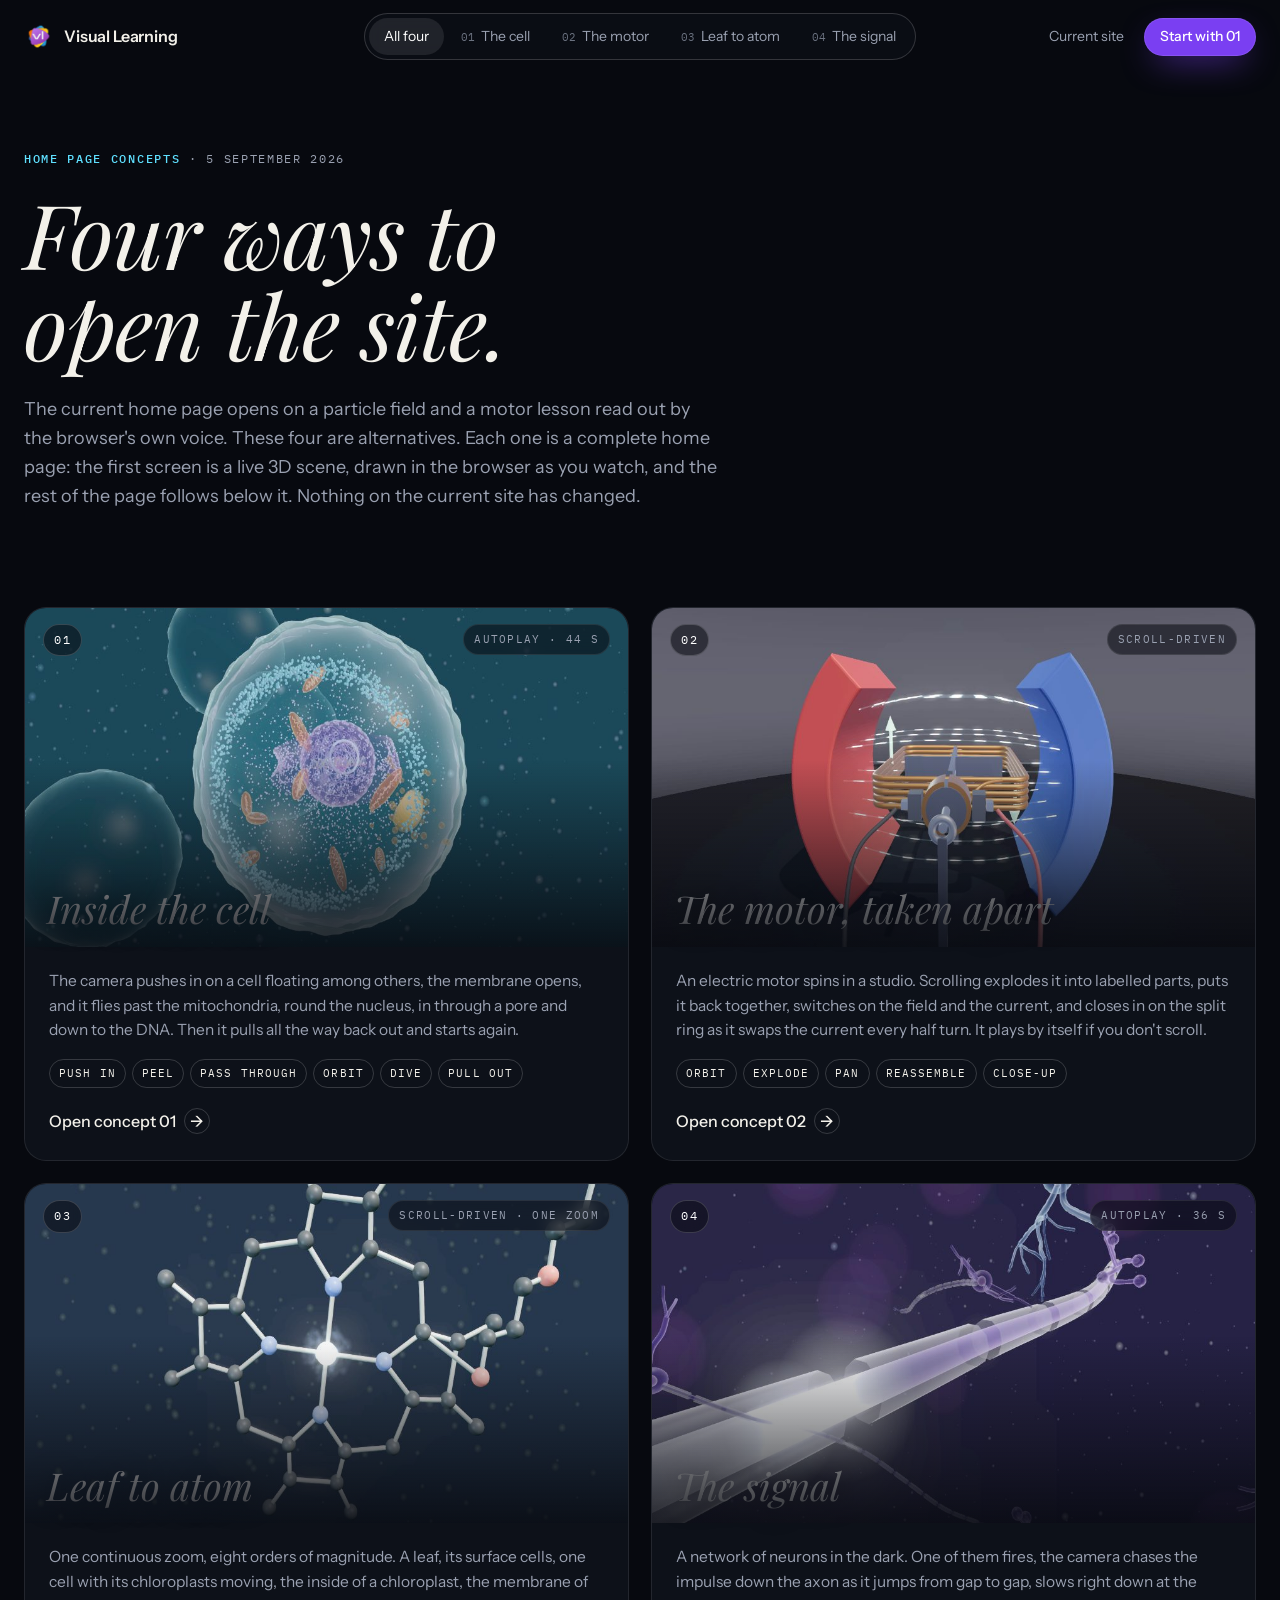
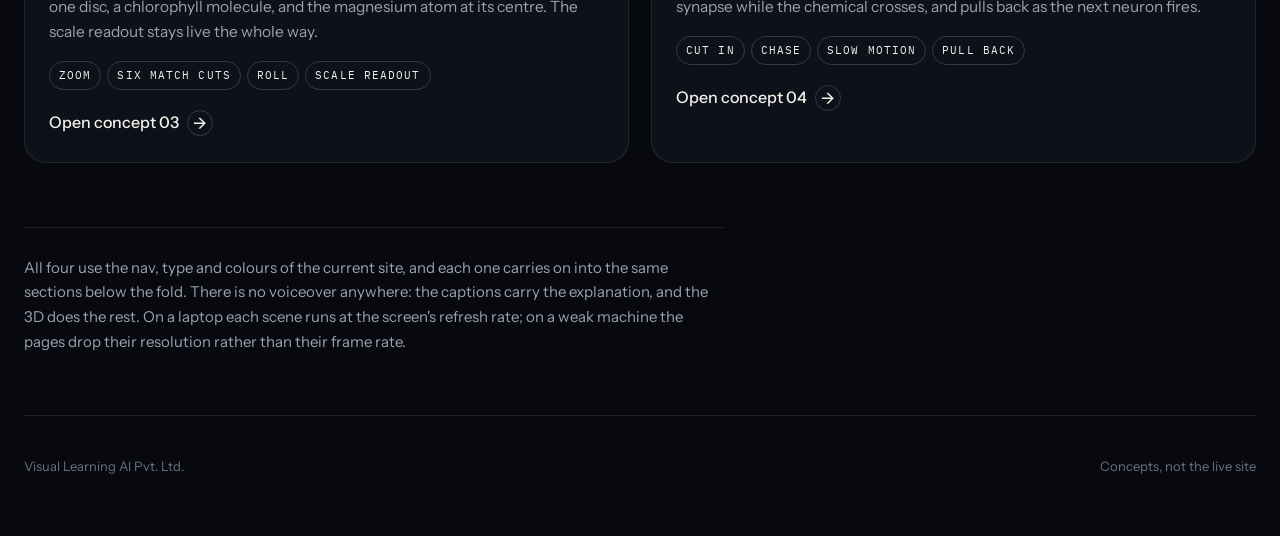
<file: hero-concepts/index.html>
<!doctype html>
<html lang="en">
<head>
<meta charset="utf-8">
<meta name="viewport" content="width=device-width,initial-scale=1">
<title>Visual Learning — Four home page concepts</title>
<link rel="preconnect" href="https://fonts.googleapis.com">
<link rel="preconnect" href="https://fonts.gstatic.com" crossorigin>
<link rel="stylesheet" href="https://fonts.googleapis.com/css2?family=Playfair+Display:ital,wght@0,400;0,500;1,400;1,500&family=Instrument+Sans:ital,wght@0,400;0,500;0,600;1,400&family=IBM+Plex+Mono:wght@400;500&display=swap">
<link rel="stylesheet" href="shared.css">
<style>
.top{padding:150px 0 40px}
.top h1{font-size:clamp(44px,7vw,96px);max-width:14ch}
.top .lede{margin-top:26px}
.grid{display:grid;grid-template-columns:repeat(2,1fr);gap:22px;margin:56px 0 0}
.concept{display:block;border:1px solid var(--line);border-radius:22px;overflow:hidden;background:var(--ink2);transition:transform .35s cubic-bezier(.2,.7,.2,1),border-color .35s,box-shadow .35s}
.concept:hover{transform:translateY(-4px);border-color:rgba(255,255,255,.28);box-shadow:0 30px 60px -30px rgba(0,0,0,.9)}
.concept .thumb{position:relative;aspect-ratio:16/9;background:#0b1220 center/cover no-repeat}
.concept .thumb::after{content:"";position:absolute;inset:0;background:linear-gradient(to top,rgba(7,9,15,.85),transparent 55%)}
.concept .thumb .n{position:absolute;left:18px;top:16px;font-family:var(--mono);font-size:12px;letter-spacing:.14em;color:#fff;background:rgba(7,9,15,.55);border:1px solid var(--line2);padding:6px 10px;border-radius:999px;backdrop-filter:blur(8px)}
.concept .thumb .mode{position:absolute;right:18px;top:16px;font-family:var(--mono);font-size:11px;letter-spacing:.12em;text-transform:uppercase;color:var(--mute);background:rgba(7,9,15,.55);border:1px solid var(--line);padding:6px 10px;border-radius:999px;backdrop-filter:blur(8px)}
.concept .thumb h2{position:absolute;left:22px;bottom:18px;right:22px;font-family:var(--serif);font-style:italic;font-size:clamp(28px,3vw,40px);line-height:1.05;color:#fff;text-shadow:0 2px 24px rgba(0,0,0,.7)}
.concept .body{padding:22px 24px 26px}
.concept .body p{margin:0;color:var(--mute);font-size:15.5px;line-height:1.6}
.concept .moves{margin:16px 0 0;display:flex;flex-wrap:wrap;gap:6px}
.concept .moves span{font-family:var(--mono);font-size:11px;letter-spacing:.1em;text-transform:uppercase;color:var(--paper);border:1px solid var(--line2);border-radius:999px;padding:5px 9px}
.concept .open{margin-top:20px;display:inline-flex;align-items:center;gap:8px;font-weight:500;color:var(--paper)}
.concept .open i{width:26px;height:26px;border-radius:50%;border:1px solid var(--line2);display:inline-grid;place-items:center;font-style:normal;transition:background .25s}
.concept:hover .open i{background:var(--violet)}
.note{margin:64px 0 0;border-top:1px solid var(--line);padding-top:28px;color:var(--mute);font-size:15px;max-width:70ch;line-height:1.65}
@media(max-width:900px){.grid{grid-template-columns:1fr}.top{padding-top:120px}}
</style>
</head>
<body data-concept="0">

<nav class="nav" id="nav">
  <div class="wrap">
    <a class="brand" href="./"><img src="logo.png" alt="" width="30"> Visual Learning</a>
    <div class="pill">
      <a href="./" data-c="0">All four</a>
      <a href="cell/" data-c="1"><small>01</small>The cell</a>
      <a href="motor/" data-c="2"><small>02</small>The motor</a>
      <a href="scale/" data-c="3"><small>03</small>Leaf to atom</a>
      <a href="signal/" data-c="4"><small>04</small>The signal</a>
    </div>
    <div class="nav-r">
      <a class="login" href="https://visuallearning-concept.vercel.app/" target="_blank" rel="noopener">Current site</a>
      <a class="btn btn-primary btn-sm" href="cell/">Start with 01</a>
    </div>
  </div>
</nav>

<div class="wrap top">
  <p class="eyebrow"><b>Home page concepts</b> · 5 September 2026</p>
  <h1 class="display" style="margin-top:18px">Four ways to open the site.</h1>
  <p class="lede">The current home page opens on a particle field and a motor lesson read out by the browser's own voice. These four are alternatives. Each one is a complete home page: the first screen is a live 3D scene, drawn in the browser as you watch, and the rest of the page follows below it. Nothing on the current site has changed.</p>
</div>

<div class="wrap">
  <div class="grid">
    <a class="concept" href="cell/">
      <div class="thumb" style="background-image:url(thumbs/cell.jpg)"><span class="n">01</span><span class="mode">Autoplay · 44 s</span><h2>Inside the cell</h2></div>
      <div class="body">
        <p>The camera pushes in on a cell floating among others, the membrane opens, and it flies past the mitochondria, round the nucleus, in through a pore and down to the DNA. Then it pulls all the way back out and starts again.</p>
        <div class="moves"><span>push in</span><span>peel</span><span>pass through</span><span>orbit</span><span>dive</span><span>pull out</span></div>
        <span class="open">Open concept 01 <i>→</i></span>
      </div>
    </a>
    <a class="concept" href="motor/">
      <div class="thumb" style="background-image:url(thumbs/motor.jpg)"><span class="n">02</span><span class="mode">Scroll-driven</span><h2>The motor, taken apart</h2></div>
      <div class="body">
        <p>An electric motor spins in a studio. Scrolling explodes it into labelled parts, puts it back together, switches on the field and the current, and closes in on the split ring as it swaps the current every half turn. It plays by itself if you don't scroll.</p>
        <div class="moves"><span>orbit</span><span>explode</span><span>pan</span><span>reassemble</span><span>close-up</span></div>
        <span class="open">Open concept 02 <i>→</i></span>
      </div>
    </a>
    <a class="concept" href="scale/">
      <div class="thumb" style="background-image:url(thumbs/scale.jpg)"><span class="n">03</span><span class="mode">Scroll-driven · one zoom</span><h2>Leaf to atom</h2></div>
      <div class="body">
        <p>One continuous zoom, eight orders of magnitude. A leaf, its surface cells, one cell with its chloroplasts moving, the inside of a chloroplast, the membrane of one disc, a chlorophyll molecule, and the magnesium atom at its centre. The scale readout stays live the whole way.</p>
        <div class="moves"><span>zoom</span><span>six match cuts</span><span>roll</span><span>scale readout</span></div>
        <span class="open">Open concept 03 <i>→</i></span>
      </div>
    </a>
    <a class="concept" href="signal/">
      <div class="thumb" style="background-image:url(thumbs/signal.jpg)"><span class="n">04</span><span class="mode">Autoplay · 36 s</span><h2>The signal</h2></div>
      <div class="body">
        <p>A network of neurons in the dark. One of them fires, the camera chases the impulse down the axon as it jumps from gap to gap, slows right down at the synapse while the chemical crosses, and pulls back as the next neuron fires.</p>
        <div class="moves"><span>cut in</span><span>chase</span><span>slow motion</span><span>pull back</span></div>
        <span class="open">Open concept 04 <i>→</i></span>
      </div>
    </a>
  </div>
  <p class="note">All four use the nav, type and colours of the current site, and each one carries on into the same sections below the fold. There is no voiceover anywhere: the captions carry the explanation, and the 3D does the rest. On a laptop each scene runs at the screen's refresh rate; on a weak machine the pages drop their resolution rather than their frame rate.</p>
  <div class="foot" style="margin-top:60px"><span>Visual Learning AI Pvt. Ltd.</span><span>Concepts, not the live site</span></div>
</div>

<script src="shared.js"></script>
<script>VL.nav();</script>
</body>
</html>
</file>
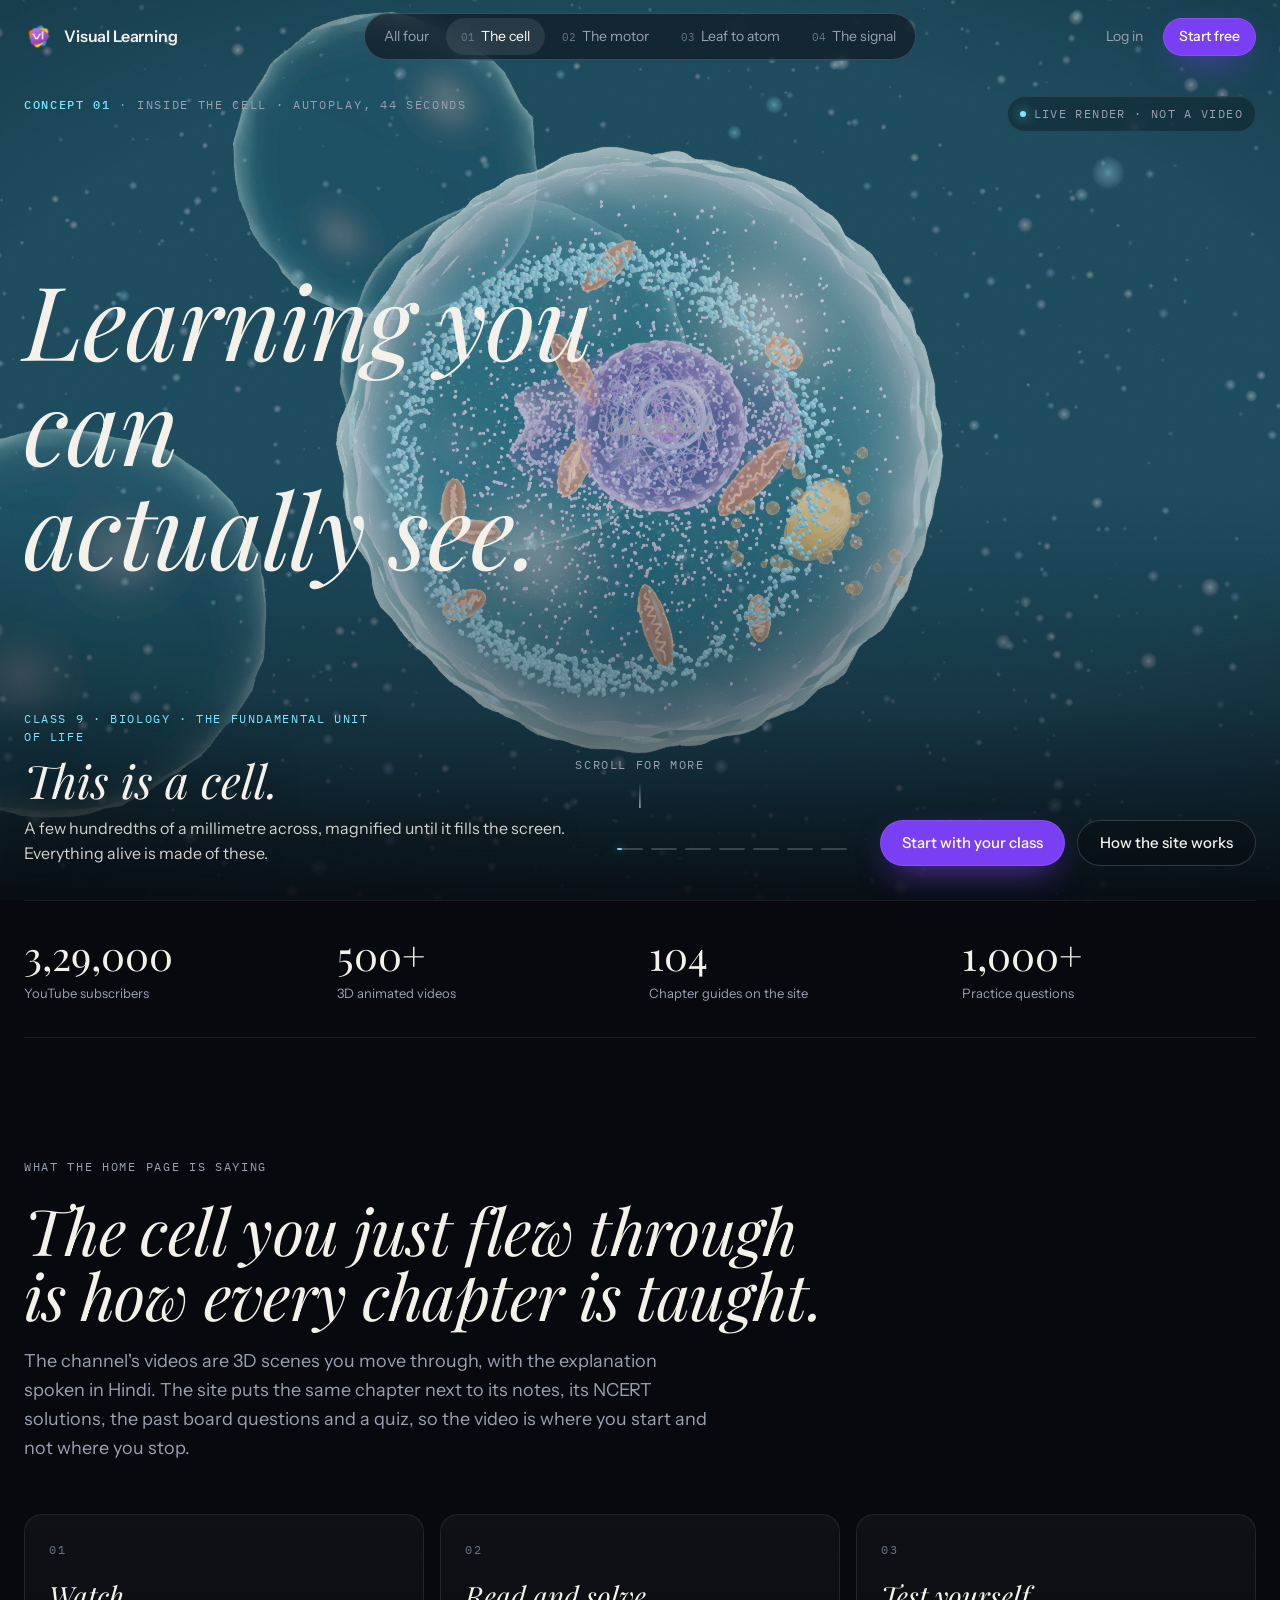
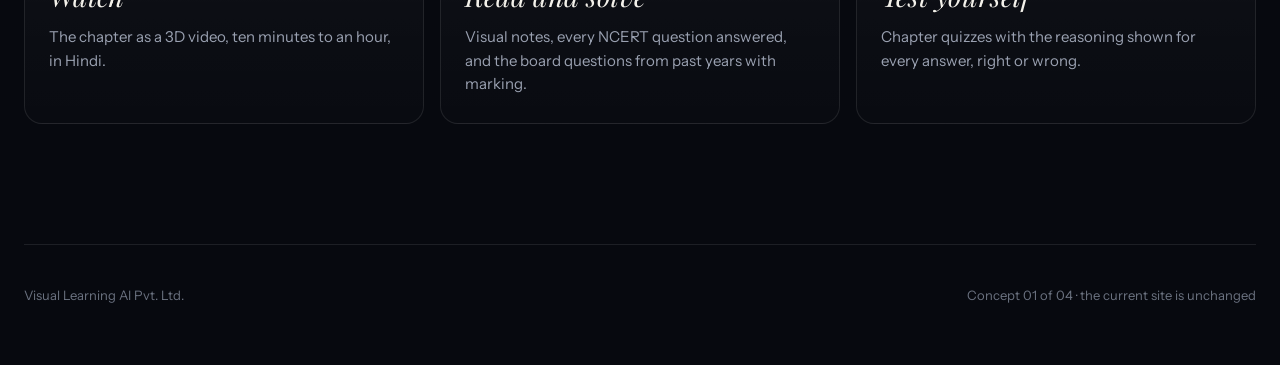
<file: hero-concepts/cell/index.html>
<!doctype html>
<html lang="en">
<head>
<meta charset="utf-8">
<meta name="viewport" content="width=device-width,initial-scale=1">
<title>Visual Learning — Inside the cell</title>
<link rel="preconnect" href="https://fonts.googleapis.com">
<link rel="preconnect" href="https://fonts.gstatic.com" crossorigin>
<link rel="stylesheet" href="https://fonts.googleapis.com/css2?family=Playfair+Display:ital,wght@0,400;0,500;1,400;1,500&family=Instrument+Sans:ital,wght@0,400;0,500;0,600;1,400&family=IBM+Plex+Mono:wght@400;500&display=swap">
<link rel="stylesheet" href="../shared.css">
<style>:root{--accent:#7ce8ff}</style>
</head>
<body data-concept="1">

<nav class="nav" id="nav">
  <div class="wrap">
    <a class="brand" href="../"><img src="../logo.png" alt="" width="30"> Visual Learning</a>
    <div class="pill">
      <a href="../" data-c="0">All four</a>
      <a href="../cell/" data-c="1"><small>01</small>The cell</a>
      <a href="../motor/" data-c="2"><small>02</small>The motor</a>
      <a href="../scale/" data-c="3"><small>03</small>Leaf to atom</a>
      <a href="../signal/" data-c="4"><small>04</small>The signal</a>
    </div>
    <div class="nav-r">
      <a class="login" href="https://www.visuallearning.in/" target="_blank" rel="noopener">Log in</a>
      <a class="btn btn-primary btn-sm" href="https://www.visuallearning.in/auth/signup" target="_blank" rel="noopener">Start free</a>
    </div>
  </div>
</nav>

<section class="hero" id="top">
  <canvas class="gl" id="gl" aria-label="A journey into a living cell, drawn live"></canvas>
  <div class="vignette"></div>
  <div class="grain"></div>
  <div class="ui">
    <div class="wrap ui-top">
      <p class="eyebrow"><b>Concept 01</b> · Inside the cell · autoplay, 44 seconds</p>
      <div class="tag"><i></i> Live render · not a video</div>
    </div>
    <div class="wrap ui-mid"><h1 class="hero-h1 display" id="h1">Learning you can<br>actually see.</h1></div>
    <div class="wrap ui-bottom">
      <div class="beats" id="beats"></div>
      <div class="dots" id="dots"></div>
      <div class="ctas">
        <a class="btn btn-primary" href="https://www.visuallearning.in/auth/signup" target="_blank" rel="noopener">Start with your class</a>
        <a class="btn btn-ghost" href="#more">How the site works</a>
      </div>
    </div>
  </div>
  <div class="cue show" id="cue"><span>Scroll for more</span><i></i></div>
  <div class="nogl" id="nogl"><p>This page draws a living cell in 3D in your browser. Your browser has turned off WebGL, so the still version is on the main site.</p></div>
</section>

<div class="after" id="more">
  <div class="wrap">
    <div class="stats">
      <div class="stat"><div class="n">3,29,000</div><div class="l">YouTube subscribers</div></div>
      <div class="stat"><div class="n">500+</div><div class="l">3D animated videos</div></div>
      <div class="stat"><div class="n">104</div><div class="l">Chapter guides on the site</div></div>
      <div class="stat"><div class="n">1,000+</div><div class="l">Practice questions</div></div>
    </div>
  </div>
  <section class="sec">
    <div class="wrap">
      <div class="sec-head">
        <p class="eyebrow">What the home page is saying</p>
        <h2 class="display">The cell you just flew through is how every chapter is taught.</h2>
        <p class="lede">The channel's videos are 3D scenes you move through, with the explanation spoken in Hindi. The site puts the same chapter next to its notes, its NCERT solutions, the past board questions and a quiz, so the video is where you start and not where you stop.</p>
      </div>
      <div class="cards">
        <div class="card"><div class="num">01</div><h3>Watch</h3><p>The chapter as a 3D video, ten minutes to an hour, in Hindi.</p></div>
        <div class="card"><div class="num">02</div><h3>Read and solve</h3><p>Visual notes, every NCERT question answered, and the board questions from past years with marking.</p></div>
        <div class="card"><div class="num">03</div><h3>Test yourself</h3><p>Chapter quizzes with the reasoning shown for every answer, right or wrong.</p></div>
      </div>
    </div>
  </section>
  <div class="wrap foot"><span>Visual Learning AI Pvt. Ltd.</span><span>Concept 01 of 04 · the current site is unchanged</span></div>
</div>

<script src="../lib/three.min.js"></script>
<script src="../lib/CopyShader.js"></script>
<script src="../lib/LuminosityHighPassShader.js"></script>
<script src="../lib/FXAAShader.js"></script>
<script src="../lib/GammaCorrectionShader.js"></script>
<script src="../lib/EffectComposer.js"></script>
<script src="../lib/RenderPass.js"></script>
<script src="../lib/ShaderPass.js"></script>
<script src="../lib/MaskPass.js"></script>
<script src="../lib/UnrealBloomPass.js"></script>
<script src="../shared.js"></script>
<script>
(() => {
  VL.nav();
  const canvas = document.getElementById('gl');
  const api = VL.setup(canvas, { bg: 0x03111a, fog: { color: 0x03111a, density: 0.012 }, bloom: { strength: 0.55, radius: 0.45, threshold: 0.8 }, near: 0.02, far: 300, exposure: 1.0, dpr: 1.5 });
  if (!api) { document.getElementById('nogl').classList.add('show'); return; }
  const { scene, camera } = api;
  const V3 = (x, y, z) => new THREE.Vector3(x, y, z);
  const rnd = VL.rng(11);
  const mats = [];

  /* ---- layout ---- */
  const R = 10, C = V3(0, 0, 0);
  const N = V3(1.2, 0.4, -0.8), RN = 3.0;
  const O = V3(-0.55, 0.28, 0.8).normalize();           // where the membrane opens
  const P = V3(-0.3, 0.45, 0.84).normalize();           // the nuclear pore we dive through
  const perp = V3(-O.z, 0, O.x).normalize();
  const M1 = O.clone().multiplyScalar(6.4).addScaledVector(perp, 1.1);  // the mitochondrion we orbit
  const GPOS = V3(4.6, -1.6, 4.4);                       // Golgi
  const D = N.clone().addScaledVector(P, 0.6);           // DNA
  const A = V3(-P.z, 0, P.x).normalize();                // DNA axis
  const arr = v => [v.x, v.y, v.z];
  const along = (dir, k, off = [0, 0, 0]) => arr(dir.clone().multiplyScalar(k).add(V3(off[0], off[1], off[2])));

  /* ---- lights ---- */
  scene.add(new THREE.HemisphereLight(0x5fe0ff, 0x1a0a2a, 0.5));
  const key = new THREE.PointLight(0x9fe8ff, 1.1, 90); key.position.set(14, 16, 18); scene.add(key);
  const fill = new THREE.PointLight(0xff6ad5, 0.6, 90); fill.position.set(-16, -8, 10); scene.add(fill);
  const lamp = new THREE.PointLight(0xbff4ff, 0.45, 9); scene.add(lamp);

  /* ---- the fluid outside ---- */
  const outer = VL.points(2600, (i, c) => {
    const r = 13 + rnd() * 60, th = rnd() * Math.PI * 2, ph = Math.acos(rnd() * 2 - 1);
    c.setHSL(0.52 + rnd() * 0.1, 0.7, 0.55 + rnd() * 0.3);
    return [r * Math.sin(ph) * Math.cos(th), r * Math.sin(ph) * Math.sin(th), r * Math.cos(ph), 0.5 + rnd() * 1.8];
  }, { size: 0.9, opacity: 0.3, drift: 0.7, scale: 260, maxSize: 34 });
  scene.add(outer);
  const bgMat = VL.glassMat({ color: 0x0b3a48, rim: 0x3fb8d8, alpha: 0.06, rimPow: 3.0, wobble: 0.3, wobbleFreq: 0.35 });
  mats.push(bgMat);
  for (let i = 0; i < 8; i++) {
    const r = 5 + rnd() * 9; let pos;
    do { const d = 30 + rnd() * 42, th = rnd() * Math.PI * 2, ph = Math.acos(rnd() * 2 - 1); pos = V3(d * Math.sin(ph) * Math.cos(th), d * Math.sin(ph) * Math.sin(th), d * Math.cos(ph)); }
    while (pos.clone().normalize().dot(O) > 0.75);
    const m = new THREE.Mesh(new THREE.SphereGeometry(r, 40, 28), bgMat); m.position.copy(pos); m.renderOrder = -5; scene.add(m);
  }

  /* ---- membrane, two layers, with an opening ---- */
  const memMat = VL.glassMat({ color: 0x0f5f6e, rim: 0x86f0ff, alpha: 0.16, rimPow: 2.2, wobble: 0.28, wobbleFreq: 0.45, openEdge: 0.80, lightB: 0xff5fc8 });
  memMat.u.uOpenDir.value.copy(O);
  const membrane = new THREE.Mesh(new THREE.SphereGeometry(R, 128, 96), memMat); membrane.renderOrder = -1; scene.add(membrane);
  const memMat2 = VL.glassMat({ color: 0x0a3f4c, rim: 0xff8ae0, alpha: 0.08, rimPow: 3.0, wobble: 0.28, wobbleFreq: 0.45, openEdge: 0.80 });
  memMat2.u.uOpenDir.value.copy(O);
  const membrane2 = new THREE.Mesh(new THREE.SphereGeometry(R - 0.45, 96, 72), memMat2); membrane2.renderOrder = -2; scene.add(membrane2);
  mats.push(memMat, memMat2);
  {
    const g = new THREE.SphereGeometry(0.075, 8, 6);
    const m = new THREE.MeshStandardMaterial({ color: 0x4fb3cf, emissive: 0x0e4a5c, emissiveIntensity: 0.5, roughness: 0.55 });
    const inst = new THREE.InstancedMesh(g, m, 1500); const M = new THREE.Matrix4(); const v = new THREE.Vector3();
    let k = 0;
    while (k < 1500) {
      v.set(rnd() * 2 - 1, rnd() * 2 - 1, rnd() * 2 - 1).normalize();
      const d = v.dot(O); if (d < 0.765 || d > 0.83) continue;
      v.multiplyScalar(k % 2 ? R + 0.02 : R - 0.42); M.makeTranslation(v.x, v.y, v.z); inst.setMatrixAt(k, M); k++;
    }
    scene.add(inst);
  }

  /* ---- cytoplasm ---- */
  const cyto = VL.points(1700, (i, c) => {
    const r = Math.cbrt(rnd()) * (R - 0.8), th = rnd() * Math.PI * 2, ph = Math.acos(rnd() * 2 - 1);
    c.setHSL(0.5 + rnd() * 0.12, 0.6, 0.7);
    return [r * Math.sin(ph) * Math.cos(th), r * Math.sin(ph) * Math.sin(th), r * Math.cos(ph), 0.3 + rnd() * 0.9];
  }, { size: 0.42, opacity: 0.32, drift: 0.25, scale: 240, maxSize: 28 });
  scene.add(cyto);

  /* ---- mitochondria ---- */
  const ell = new THREE.SphereGeometry(1, 48, 32);
  const mitoMat = VL.glassMat({ color: 0x7a2a12, rim: 0xffa25c, alpha: 0.32, rimPow: 2.0, wobble: 0.05, wobbleFreq: 2.0, emissive: 0x200602, shade: 1.0, lightB: 0xffb070 });
  const cristaMat = new THREE.MeshStandardMaterial({ color: 0xffb070, emissive: 0xff7a2a, emissiveIntensity: 0.8, roughness: 0.5 });
  mats.push(mitoMat);
  const mitos = [];
  function mito(pos, len, rot, still) {
    const g = new THREE.Group(); g.position.copy(pos); g.rotation.set(rot[0], rot[1], rot[2]);
    const body = new THREE.Mesh(ell, mitoMat); body.scale.set(len, 0.42, 0.42); body.renderOrder = 5; g.add(body);
    const pts = []; const n = 16;
    for (let i = 0; i <= n; i++) { const x = -len * 0.82 + (i / n) * len * 1.64; const y = (i % 2 ? 1 : -1) * 0.25 * (1 - Math.pow(x / (len * 0.92), 2)); pts.push(V3(x, y, (rnd() - 0.5) * 0.14)); }
    g.add(new THREE.Mesh(VL.tube(pts, 0.032, 140, 6, false, 0.6), cristaMat));
    scene.add(g); mitos.push({ g, spin: still ? 0.03 : (rnd() - 0.5) * 0.25, bob: rnd() * Math.PI * 2, still });
  }
  mito(M1, 1.25, [0.2, 0.9, 0.15], true);
  for (let i = 0; i < 9; i++) {
    let p; do { const r = 3 + rnd() * 5.5, th = rnd() * Math.PI * 2, ph = Math.acos(rnd() * 2 - 1); p = V3(r * Math.sin(ph) * Math.cos(th), r * Math.sin(ph) * Math.sin(th), r * Math.cos(ph)); }
    while (p.distanceTo(N) < RN + 1.6 || p.distanceTo(M1) < 3 || p.distanceTo(GPOS) < 2.6);
    mito(p, 0.9 + rnd() * 0.6, [rnd() * 3, rnd() * 3, rnd() * 3], false);
  }

  /* ---- endoplasmic reticulum + ribosomes ---- */
  const erMat = VL.glassMat({ color: 0x3b1f7a, rim: 0xb894ff, alpha: 0.2, rimPow: 2.2, wobble: 0.05, wobbleFreq: 1.2 });
  mats.push(erMat);
  const erFns = [];
  function erSheet(r0, phase, h, span) {
    const f = (u, v, out) => { const th = phase + u * span; const r = r0 + 0.35 * Math.sin(u * 7.5 + v * 4); const y = (v - 0.5) * h + 0.28 * Math.sin(u * 9.0); out.set(N.x + r * Math.cos(th), N.y + y, N.z + r * Math.sin(th)); };
    erFns.push(f);
    const m = new THREE.Mesh(new THREE.ParametricGeometry(f, 90, 14), erMat); m.renderOrder = 4; scene.add(m);
  }
  erSheet(4.4, 0.2, 2.2, 3.4); erSheet(5.1, 2.6, 1.8, 3.0); erSheet(4.7, 4.4, 2.6, 2.6);
  {
    const g = new THREE.SphereGeometry(0.06, 6, 5);
    const m = new THREE.MeshStandardMaterial({ color: 0xc9b6ff, emissive: 0x6a48c8, emissiveIntensity: 0.4, roughness: 0.6 });
    const inst = new THREE.InstancedMesh(g, m, 2400); const M = new THREE.Matrix4(); const v = new THREE.Vector3();
    for (let i = 0; i < 2400; i++) {
      if (i < 900) { erFns[i % 3](rnd(), rnd(), v); v.x += (rnd() - 0.5) * 0.1; v.y += (rnd() - 0.5) * 0.1; }
      else { do { const r = 2 + rnd() * 6.8, th = rnd() * Math.PI * 2, ph = Math.acos(rnd() * 2 - 1); v.set(r * Math.sin(ph) * Math.cos(th), r * Math.sin(ph) * Math.sin(th), r * Math.cos(ph)); } while (v.distanceTo(N) < RN + 0.4); }
      M.makeTranslation(v.x, v.y, v.z); inst.setMatrixAt(i, M);
    }
    scene.add(inst);
  }

  /* ---- Golgi + vesicles ---- */
  const golgiMat = VL.glassMat({ color: 0x7a4a10, rim: 0xd9a860, alpha: 0.26, rimPow: 2.2, emissive: 0x1a0d00, lightB: 0xffb070 });
  mats.push(golgiMat);
  const golgi = new THREE.Group(); golgi.position.copy(GPOS); golgi.rotation.set(0.4, 0.6, 0.2);
  for (let i = 0; i < 6; i++) { const d = new THREE.Mesh(ell, golgiMat); d.scale.set(1.6 - i * 0.1, 0.085, 1.0 - i * 0.05); d.position.y = i * 0.27 - 0.7; d.rotation.x = (i - 2.5) * 0.05; d.renderOrder = 5; golgi.add(d); }
  scene.add(golgi);
  const vesMat = VL.glassMat({ color: 0x7a4a10, rim: 0xe0b878, alpha: 0.25, rimPow: 2.5, lightB: 0xffb070 });
  mats.push(vesMat);
  const vesicles = [];
  for (let i = 0; i < 40; i++) {
    const s = 0.1 + rnd() * 0.16; const m = new THREE.Mesh(ell, vesMat); m.scale.setScalar(s); m.renderOrder = 5;
    const dir = V3(rnd() - 0.5, rnd() - 0.5, rnd() - 0.5).normalize(); const ph = rnd() * 6; scene.add(m); vesicles.push({ m, dir, ph, speed: 0.08 + rnd() * 0.1 });
  }

  /* ---- nucleus ---- */
  const nucMat = VL.glassMat({ color: 0x2a1560, rim: 0xc39bff, alpha: 0.3, rimPow: 2.4, wobble: 0.08, wobbleFreq: 0.9, openEdge: 0.86, lightB: 0x5fe0ff });
  nucMat.u.uOpenDir.value.copy(P);
  const nucleus = new THREE.Mesh(new THREE.SphereGeometry(RN, 96, 72), nucMat); nucleus.position.copy(N); nucleus.renderOrder = 6; scene.add(nucleus);
  mats.push(nucMat);
  {
    const g = new THREE.TorusGeometry(0.14, 0.04, 8, 16);
    const m = new THREE.MeshStandardMaterial({ color: 0xa88fe0, emissive: 0x5a3ab0, emissiveIntensity: 0.25, roughness: 0.6 });
    const pts = VL.fib(190, RN).filter(p => p.clone().normalize().dot(P) < 0.84);
    const inst = new THREE.InstancedMesh(g, m, pts.length); const M = new THREE.Matrix4(); const q = new THREE.Quaternion(); const up = V3(0, 0, 1); const one = V3(1, 1, 1);
    pts.forEach((p, i) => { q.setFromUnitVectors(up, p.clone().normalize()); M.compose(p.clone().add(N), q, one); inst.setMatrixAt(i, M); });
    scene.add(inst);
    const big = new THREE.Mesh(new THREE.TorusGeometry(1.05, 0.09, 12, 48), new THREE.MeshStandardMaterial({ color: 0xb9a3ee, emissive: 0x7a4fd6, emissiveIntensity: 0.4, roughness: 0.5 }));
    big.position.copy(N).addScaledVector(P, RN); big.quaternion.setFromUnitVectors(up, P); scene.add(big);
  }
  const nucleolus = new THREE.Mesh(ell, VL.glassMat({ color: 0x6a2aa0, rim: 0xd985c8, alpha: 0.5, rimPow: 1.8, emissive: 0x2a0a40, glow: 0.08 }));
  nucleolus.scale.setScalar(0.62); nucleolus.position.copy(N).add(V3(0.7, -0.5, -0.9)); scene.add(nucleolus); mats.push(nucleolus.material);
  const chromMat = new THREE.MeshStandardMaterial({ color: 0xb98cff, emissive: 0x7a3ff2, emissiveIntensity: 0.3, roughness: 0.5 });
  const Dn = D.clone().sub(N);
  for (let k = 0; k < 7; k++) {
    const pts = []; for (let i = 0; i < 14; i++) { let p; do { p = V3(rnd() * 2 - 1, rnd() * 2 - 1, rnd() * 2 - 1).multiplyScalar(2.3); } while (p.length() > 2.4 || p.distanceTo(Dn) < 1.9 || p.clone().normalize().dot(P) > 0.6); pts.push(p.add(N)); }
    scene.add(new THREE.Mesh(VL.tube(pts, 0.022, 300, 6, false, 0.7), chromMat));
  }

  /* ---- DNA ---- */
  const dna = new THREE.Group(); dna.position.copy(D); dna.quaternion.setFromUnitVectors(V3(0, 1, 0), A); scene.add(dna);
  {
    const helix = ph => { const pts = []; for (let i = 0; i <= 240; i++) { const y = -2.2 + (i / 240) * 4.4; const a = ph + y * Math.PI * 2; pts.push(V3(0.3 * Math.cos(a), y, 0.3 * Math.sin(a))); } return pts; };
    const sA = new THREE.MeshStandardMaterial({ color: 0xffc46b, emissive: 0xff8a2a, emissiveIntensity: 0.3, roughness: 0.35, metalness: 0.15 });
    const sB = new THREE.MeshStandardMaterial({ color: 0xff8f7a, emissive: 0xff3d5a, emissiveIntensity: 0.3, roughness: 0.35, metalness: 0.15 });
    dna.add(new THREE.Mesh(VL.tube(helix(0), 0.045, 480, 8, false, 0.5), sA));
    dna.add(new THREE.Mesh(VL.tube(helix(Math.PI), 0.045, 480, 8, false, 0.5), sB));
    const g = new THREE.CylinderGeometry(0.02, 0.02, 0.29, 6, 1); g.translate(0, 0.145, 0);
    const m = new THREE.MeshStandardMaterial({ color: 0xffffff, emissive: 0xffffff, emissiveIntensity: 0.15, roughness: 0.5 });
    const inst = new THREE.InstancedMesh(g, m, 88); const M = new THREE.Matrix4(); const q = new THREE.Quaternion(); const one = V3(1, 1, 1); const col = new THREE.Color();
    const pairs = [[0x5fe0ff, 0x3f7cff], [0x6dff9a, 0xffc46b]];
    for (let i = 0; i < 44; i++) {
      const y = -2.15 + i * 0.1; const a = y * Math.PI * 2; const c = V3(0, y, 0); const pa = V3(0.3 * Math.cos(a), y, 0.3 * Math.sin(a)); const pb = V3(-0.3 * Math.cos(a), y, -0.3 * Math.sin(a));
      const pr = pairs[Math.floor(rnd() * 2)]; const flip = rnd() < 0.5;
      [[pa, pr[flip ? 1 : 0]], [pb, pr[flip ? 0 : 1]]].forEach(([p, cc], j) => { q.setFromUnitVectors(V3(0, 1, 0), p.clone().sub(c).normalize()); M.compose(c, q, one); inst.setMatrixAt(i * 2 + j, M); inst.setColorAt(i * 2 + j, col.set(cc)); });
    }
    dna.add(inst);
  }

  /* ---- camera script ---- */
  const nucA = Math.atan2(P.x, P.z);
  const keys = [
    { t: 0, pos: along(O, 46, [7, 3, 0]), look: arr(C), fov: 40 },
    { t: 5.5, pos: along(O, 23, [2, 1.2, 0]), look: along(O, 3), fov: 42 },
    { t: 9, pos: along(O, 12.4), look: along(O, 7), fov: 50 },
    { t: 11.5, pos: along(O, 9.3), look: arr(M1), fov: 58, ease: 'sine' },
    { t: 14.5, orbit: { c: arr(M1), r: 2.6, a: 0.4, y: 0.9 }, look: arr(M1), fov: 50 },
    { t: 19.5, orbit: { c: arr(M1), r: 2.2, a: 2.3, y: 0.4 }, look: arr(M1), fov: 50, ease: 'sine' },
    { t: 23, pos: [0.5, 1.5, 7.6], look: [3.0, -0.8, 3.5], fov: 52 },
    { t: 26.5, orbit: { c: arr(N), r: 6.4, a: nucA + 1.5, y: 1.8 }, look: arr(N), fov: 48 },
    { t: 30.5, orbit: { c: arr(N), r: 5.2, a: nucA, y: 1.6 }, look: arr(N), fov: 46, ease: 'sine' },
    { t: 33.5, pos: arr(N.clone().addScaledVector(P, 3.35)), look: arr(D), fov: 52 },
    { t: 36, orbit: { c: arr(D), r: 1.16, a: nucA, y: 0.58 }, look: arr(D), fov: 50 },
    { t: 40, orbit: { c: arr(D), r: 1.5, a: nucA + 1.5, y: 0.7 }, look: arr(D), fov: 46, ease: 'sine' },
    { t: 43.5, pos: along(O, 46, [7, 3, 0]), look: arr(C), fov: 40, ease: 'in' },
  ];
  const T = 43.5;
  const director = new VL.Director(keys);

  const beats = [
    { t: 0, kicker: 'Class 9 · Biology · The fundamental unit of life', title: 'This is a cell.', body: 'A few hundredths of a millimetre across, magnified until it fills the screen. Everything alive is made of these.' },
    { t: 6, kicker: 'The cell membrane', title: 'The membrane opens.', body: 'A double layer of lipid molecules, with the water-loving heads facing out. Everything the cell takes in passes through here.' },
    { t: 11, kicker: 'Mitochondria', title: 'Inside: the mitochondria.', body: 'This is where glucose is broken down to release energy, which is why a muscle cell has so many of them.' },
    { t: 21, kicker: 'Endoplasmic reticulum · Golgi apparatus', title: 'The reticulum, and the Golgi.', body: 'The reticulum makes proteins and lipids. The Golgi packs them into vesicles and sends them where they are needed.' },
    { t: 26, kicker: 'The nucleus', title: 'The nucleus.', body: 'Its membrane has pores. Instructions go out through them, and the DNA itself stays inside.' },
    { t: 34, kicker: 'DNA', title: 'And in it, the DNA.', body: 'Two strands wound around each other, with the whole set of instructions for building this cell, and every other cell in the body.' },
    { t: 40.5, kicker: 'Visual Learning', title: 'Every chapter is made like this.', body: 'Class 9 to 12, Physics, Chemistry and Biology, in 3D and in Hindi, on YouTube and on this site.' },
  ];
  const caps = VL.captions(document.getElementById('beats'), beats);
  let t = 0;
  const dotsUI = VL.dots(document.getElementById('dots'), beats, T, v => { t = v; });
  const h1 = document.getElementById('h1');
  const cam = { pos: new THREE.Vector3(), look: new THREE.Vector3(), fov: 50 };
  const tmp = new THREE.Vector3();

  const ticker = VL.loop((dt, now) => {
    t = (t + dt) % T;
    director.at(t, cam);
    camera.position.copy(cam.pos); camera.lookAt(cam.look); camera.fov = cam.fov; camera.updateProjectionMatrix();
    VL.mouseStep(dt); const amp = 0.02 * cam.pos.distanceTo(cam.look); camera.translateX(VL.mouse.x * amp); camera.translateY(VL.mouse.y * amp * 0.6);
    lamp.position.copy(camera.position);
    const open1 = VL.smooth(6.5, 9.5, t) * (1 - VL.smooth(42.3, 42.9, t));
    memMat.u.uOpen.value = memMat2.u.uOpen.value = open1;
    nucMat.u.uOpen.value = VL.smooth(30.5, 33.2, t) * (1 - VL.smooth(41.5, 42.0, t));
    const dC = camera.position.distanceTo(C), dN = camera.position.distanceTo(N);
    scene.fog.density = dN < RN ? 0.05 : dC < R ? 0.04 : 0.012;
    mats.forEach(m => m.u.uTime.value = now);
    outer.u.uTime.value = cyto.u.uTime.value = now;
    mitos.forEach(m => { m.g.rotation.y += m.spin * dt; m.g.rotation.x += m.spin * 0.4 * dt; if (!m.still) m.g.position.y += Math.sin(now * 0.5 + m.bob) * 0.0012; });
    vesicles.forEach(v => { const k = (now * v.speed + v.ph) % 3; tmp.copy(GPOS).addScaledVector(v.dir, 1.2 + k * 0.8); tmp.y += Math.sin(now + v.ph) * 0.1; v.m.position.copy(tmp); v.m.material.u.uGlow.value = 0.04; });
    dna.rotation.y += dt * 0.35;
    nucleolus.material.u.uGlow.value = 0.08 + 0.05 * Math.sin(now * 1.3);
    caps.update(t); dotsUI.update(t);
    h1.classList.toggle('show', t < 5.5 || t > 40.5);
    api.render();
  }, api);

  window.__vl = { seek: v => { t = v; ticker.tick(0); }, tick: dt => ticker.tick(dt), get t() { return t; }, api };
})();
</script>
</body>
</html>
</file>
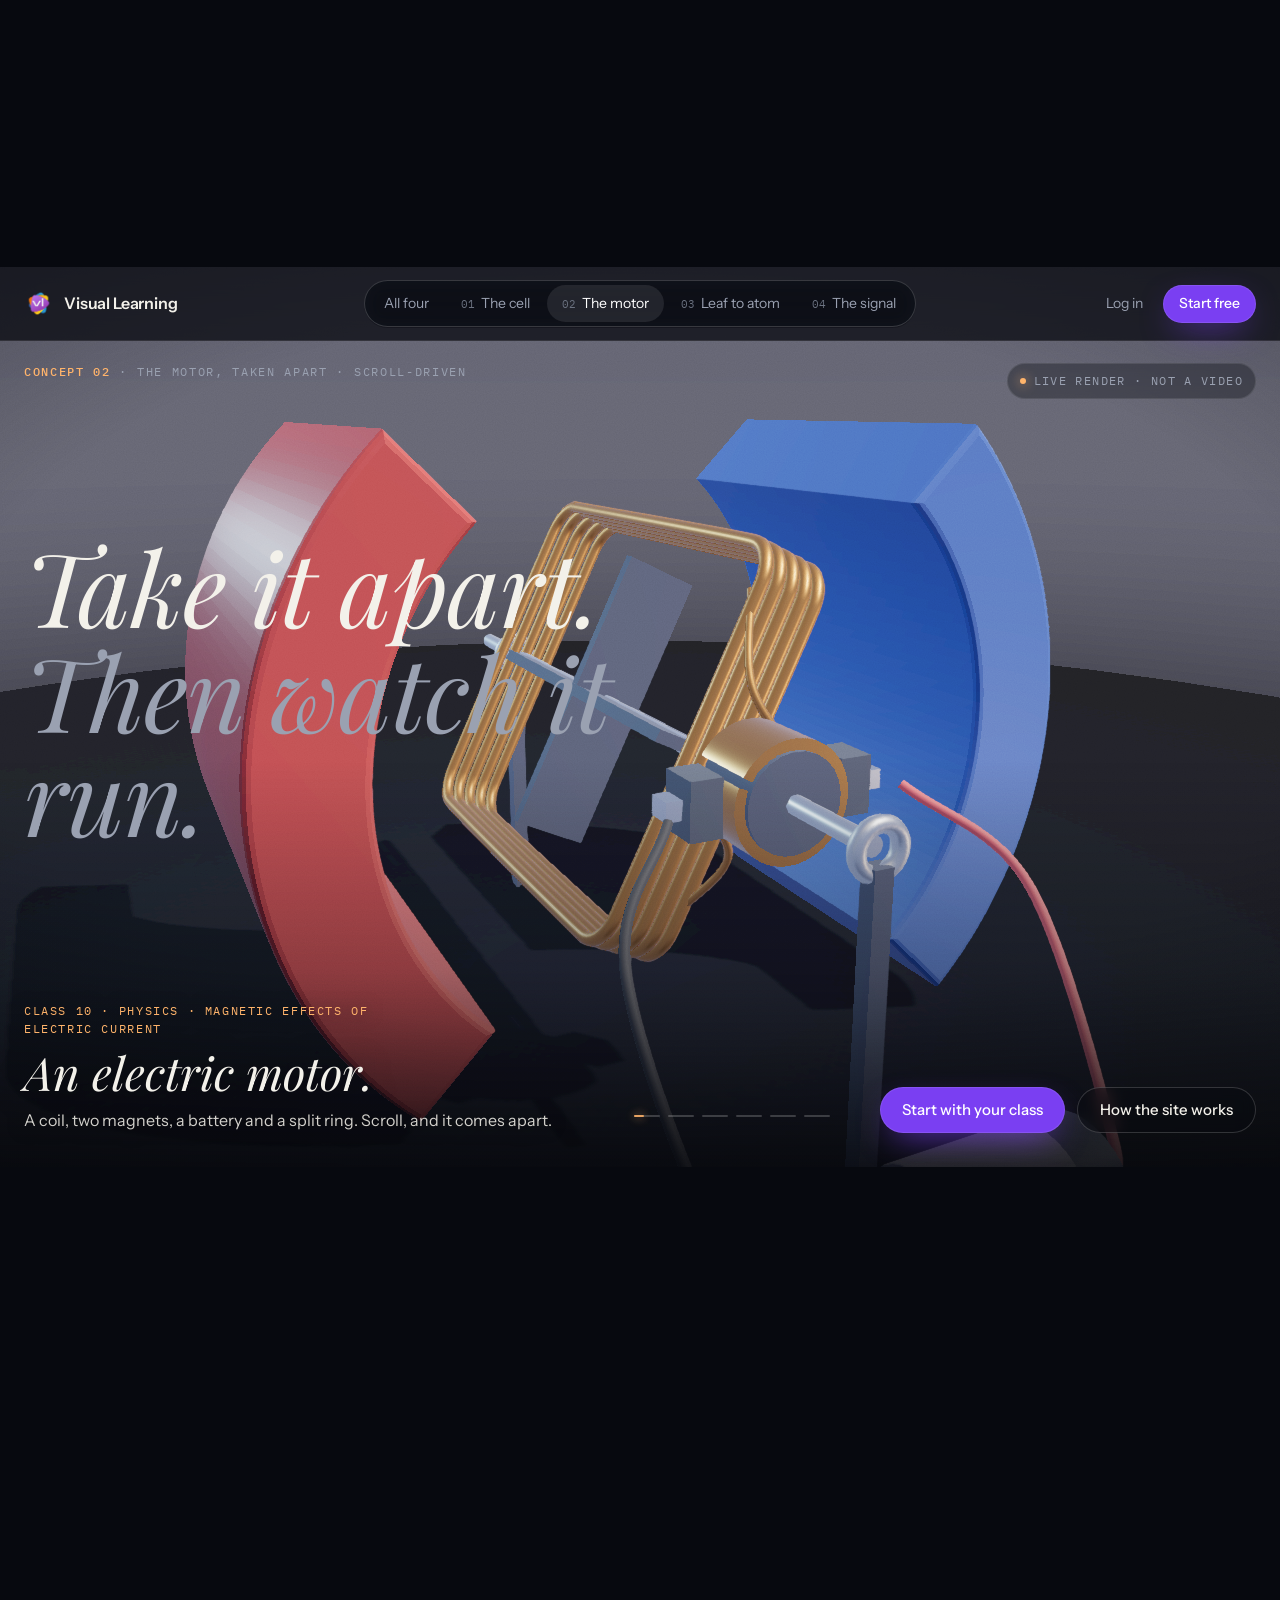
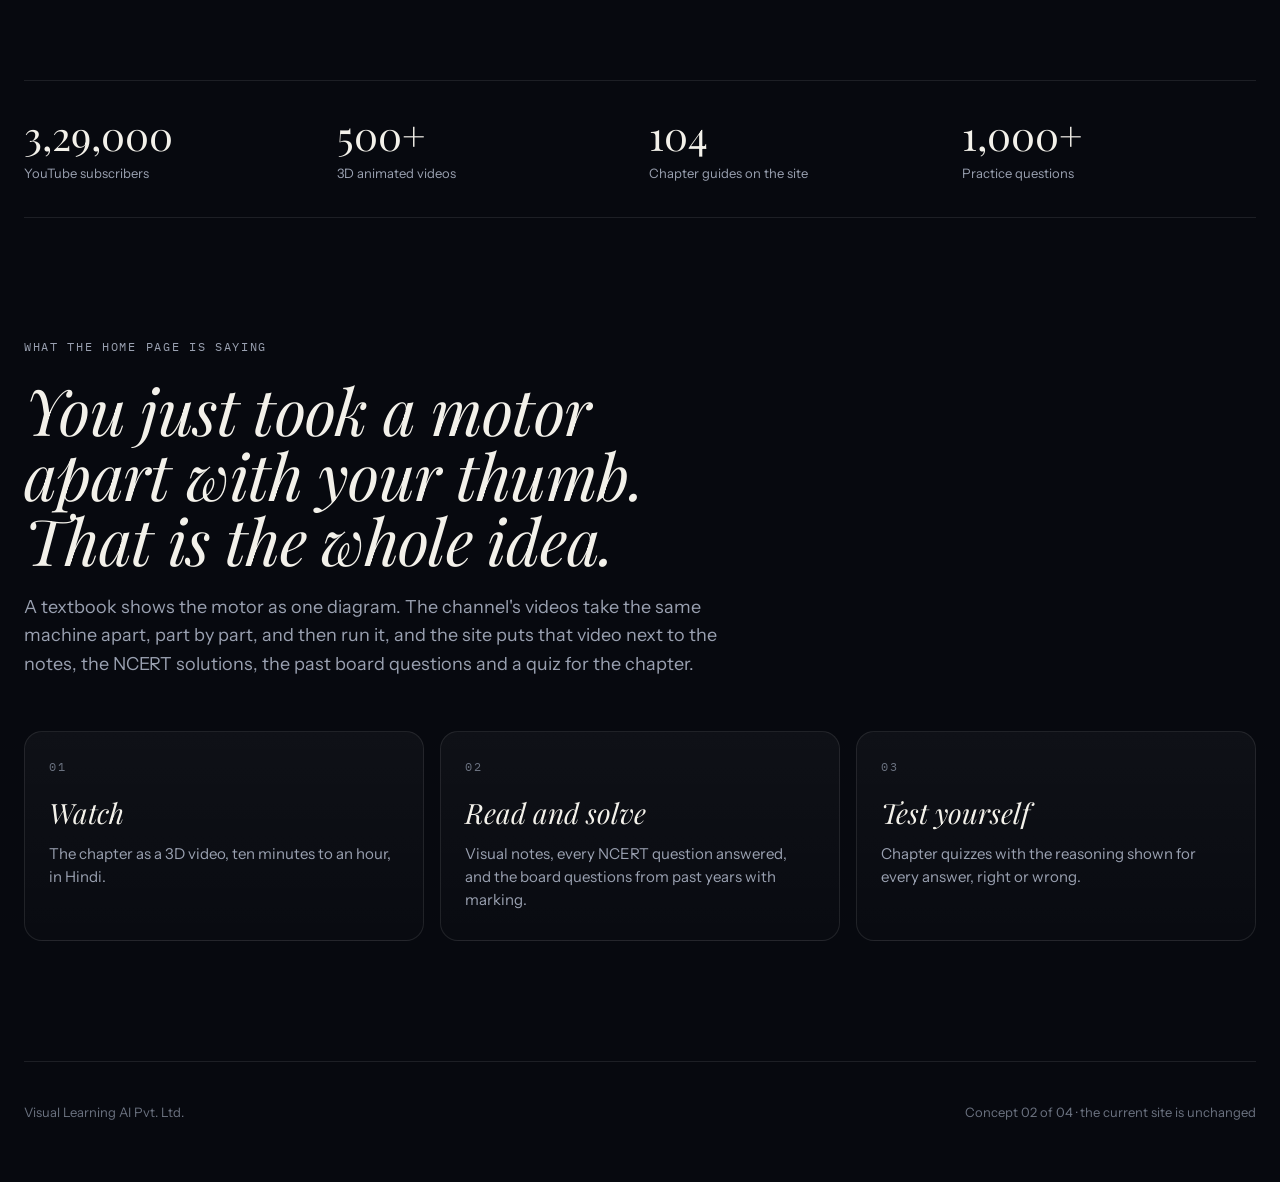
<file: hero-concepts/motor/index.html>
<!doctype html>
<html lang="en">
<head>
<meta charset="utf-8">
<meta name="viewport" content="width=device-width,initial-scale=1">
<title>Visual Learning — The motor, taken apart</title>
<link rel="preconnect" href="https://fonts.googleapis.com">
<link rel="preconnect" href="https://fonts.gstatic.com" crossorigin>
<link rel="stylesheet" href="https://fonts.googleapis.com/css2?family=Playfair+Display:ital,wght@0,400;0,500;1,400;1,500&family=Instrument+Sans:ital,wght@0,400;0,500;0,600;1,400&family=IBM+Plex+Mono:wght@400;500&display=swap">
<link rel="stylesheet" href="../shared.css">
<style>
:root{--accent:#ffb46b}
.pin{height:720vh}
.cue.scrolling{opacity:0}
html.autoscroll .cue span::after{content:" · or just watch"}
</style>
</head>
<body data-concept="2">

<nav class="nav" id="nav">
  <div class="wrap">
    <a class="brand" href="../"><img src="../logo.png" alt="" width="30"> Visual Learning</a>
    <div class="pill">
      <a href="../" data-c="0">All four</a>
      <a href="../cell/" data-c="1"><small>01</small>The cell</a>
      <a href="../motor/" data-c="2"><small>02</small>The motor</a>
      <a href="../scale/" data-c="3"><small>03</small>Leaf to atom</a>
      <a href="../signal/" data-c="4"><small>04</small>The signal</a>
    </div>
    <div class="nav-r">
      <a class="login" href="https://www.visuallearning.in/" target="_blank" rel="noopener">Log in</a>
      <a class="btn btn-primary btn-sm" href="https://www.visuallearning.in/auth/signup" target="_blank" rel="noopener">Start free</a>
    </div>
  </div>
</nav>

<div class="pin" id="pin">
<section class="hero" id="top">
  <canvas class="gl" id="gl" aria-label="An electric motor that comes apart as you scroll"></canvas>
  <div class="vignette"></div>
  <div class="grain"></div>
  <div class="labels" id="labels"><svg id="leaders"></svg></div>
  <div class="ui">
    <div class="wrap ui-top">
      <p class="eyebrow"><b>Concept 02</b> · The motor, taken apart · scroll-driven</p>
      <div class="tag"><i></i> Live render · not a video</div>
    </div>
    <div class="wrap ui-mid"><h1 class="hero-h1 display" id="h1">Take it apart.<br><span class="thin">Then watch it run.</span></h1></div>
    <div class="wrap ui-bottom">
      <div class="beats" id="beats"></div>
      <div class="dots" id="dots"></div>
      <div class="ctas">
        <a class="btn btn-primary" href="https://www.visuallearning.in/auth/signup" target="_blank" rel="noopener">Start with your class</a>
        <a class="btn btn-ghost" href="#more">How the site works</a>
      </div>
    </div>
  </div>
  <div class="cue show" id="cue"><span>Scroll to take it apart</span><i></i></div>
  <div class="nogl" id="nogl"><p>This page draws an electric motor in 3D in your browser. Your browser has turned off WebGL, so the still version is on the main site.</p></div>
</section>
</div>

<div class="after" id="more">
  <div class="wrap">
    <div class="stats">
      <div class="stat"><div class="n">3,29,000</div><div class="l">YouTube subscribers</div></div>
      <div class="stat"><div class="n">500+</div><div class="l">3D animated videos</div></div>
      <div class="stat"><div class="n">104</div><div class="l">Chapter guides on the site</div></div>
      <div class="stat"><div class="n">1,000+</div><div class="l">Practice questions</div></div>
    </div>
  </div>
  <section class="sec">
    <div class="wrap">
      <div class="sec-head">
        <p class="eyebrow">What the home page is saying</p>
        <h2 class="display">You just took a motor apart with your thumb. That is the whole idea.</h2>
        <p class="lede">A textbook shows the motor as one diagram. The channel's videos take the same machine apart, part by part, and then run it, and the site puts that video next to the notes, the NCERT solutions, the past board questions and a quiz for the chapter.</p>
      </div>
      <div class="cards">
        <div class="card"><div class="num">01</div><h3>Watch</h3><p>The chapter as a 3D video, ten minutes to an hour, in Hindi.</p></div>
        <div class="card"><div class="num">02</div><h3>Read and solve</h3><p>Visual notes, every NCERT question answered, and the board questions from past years with marking.</p></div>
        <div class="card"><div class="num">03</div><h3>Test yourself</h3><p>Chapter quizzes with the reasoning shown for every answer, right or wrong.</p></div>
      </div>
    </div>
  </section>
  <div class="wrap foot"><span>Visual Learning AI Pvt. Ltd.</span><span>Concept 02 of 04 · the current site is unchanged</span></div>
</div>

<script src="../lib/three.min.js"></script>
<script src="../lib/CopyShader.js"></script>
<script src="../lib/LuminosityHighPassShader.js"></script>
<script src="../lib/FXAAShader.js"></script>
<script src="../lib/GammaCorrectionShader.js"></script>
<script src="../lib/EffectComposer.js"></script>
<script src="../lib/RenderPass.js"></script>
<script src="../lib/ShaderPass.js"></script>
<script src="../lib/MaskPass.js"></script>
<script src="../lib/UnrealBloomPass.js"></script>
<script src="../shared.js"></script>
<script>
(() => {
  VL.nav();
  const canvas = document.getElementById('gl');
  const api = VL.setup(canvas, { bg: 0x0a0c12, bloom: { strength: 0.35, radius: 0.4, threshold: 0.85 }, near: 0.05, far: 200, exposure: 0.82, dpr: 1.5 });
  if (!api) { document.getElementById('nogl').classList.add('show'); return; }
  const { scene, camera, renderer } = api;
  const V3 = (x, y, z) => new THREE.Vector3(x, y, z);
  const rnd = VL.rng(5);
  renderer.shadowMap.enabled = true; renderer.shadowMap.type = THREE.PCFSoftShadowMap;

  /* ---- studio environment for the metals ---- */
  {
    const pm = new THREE.PMREMGenerator(renderer);
    const env = new THREE.Scene(); env.background = new THREE.Color(0x14171f);
    const soft = (w, h, pos, col, k) => { const m = new THREE.Mesh(new THREE.PlaneGeometry(w, h), new THREE.MeshBasicMaterial({ color: new THREE.Color(col).multiplyScalar(k), side: THREE.DoubleSide })); m.position.copy(pos); m.lookAt(0, 0, 0); env.add(m); };
    soft(10, 5, V3(0, 9, 3), 0xfff1de, 1.3); soft(4, 8, V3(-10, 3, 4), 0xbfe3ff, 0.8); soft(4, 8, V3(10, 1, -5), 0xffc9a3, 0.7); soft(14, 3, V3(0, -6, 6), 0x8fa0c0, 0.2);
    scene.environment = pm.fromScene(env, 0.05).texture; pm.dispose();
  }
  scene.add(new THREE.HemisphereLight(0xdfe6f5, 0x2a1a10, 0.14));
  const keyL = new THREE.DirectionalLight(0xfff1dc, 1.0); keyL.position.set(5, 10, 6); keyL.castShadow = true;
  keyL.shadow.mapSize.set(1024, 1024); keyL.shadow.camera.left = -8; keyL.shadow.camera.right = 8; keyL.shadow.camera.top = 8; keyL.shadow.camera.bottom = -8; keyL.shadow.camera.near = 2; keyL.shadow.camera.far = 30; keyL.shadow.bias = -0.0008; keyL.shadow.radius = 4;
  scene.add(keyL);
  const rim = new THREE.PointLight(0x7fd8ff, 0.45, 40); rim.position.set(-6, 3, -8); scene.add(rim);
  const warm = new THREE.PointLight(0xffb46b, 0.25, 40); warm.position.set(6, -2, 6); scene.add(warm);

  /* ---- materials ---- */
  const copper = new THREE.MeshStandardMaterial({ color: 0xa8521c, metalness: 0.9, roughness: 0.34, envMapIntensity: 0.8 });
  const steel = new THREE.MeshStandardMaterial({ color: 0xb4b9c2, metalness: 1.0, roughness: 0.34, envMapIntensity: 0.8 });
  const graphite = new THREE.MeshStandardMaterial({ color: 0x1e2126, metalness: 0.25, roughness: 0.72 });
  const magN = new THREE.MeshStandardMaterial({ color: 0xb81f1f, metalness: 0.05, roughness: 0.55, envMapIntensity: 0.35 });
  const magS = new THREE.MeshStandardMaterial({ color: 0x1f3fc4, metalness: 0.05, roughness: 0.55, envMapIntensity: 0.35 });
  const insul = new THREE.MeshStandardMaterial({ color: 0x1c1f27, metalness: 0.2, roughness: 0.65 });
  const wireR = new THREE.MeshStandardMaterial({ color: 0xb32222, roughness: 0.5 });
  const wireK = new THREE.MeshStandardMaterial({ color: 0x141414, roughness: 0.55 });

  /* ---- plinth ---- */
  {
    const c = document.createElement('canvas'); c.width = c.height = 512; const g = c.getContext('2d');
    const grd = g.createRadialGradient(256, 256, 20, 256, 256, 256); grd.addColorStop(0, '#1a1e28'); grd.addColorStop(0.55, '#0b0d13'); grd.addColorStop(1, '#07080c');
    g.fillStyle = grd; g.fillRect(0, 0, 512, 512);
    const tex = new THREE.CanvasTexture(c); tex.encoding = THREE.sRGBEncoding;
    const floor = new THREE.Mesh(new THREE.CircleGeometry(16, 64), new THREE.MeshStandardMaterial({ map: tex, roughness: 0.92, metalness: 0 }));
    floor.rotation.x = -Math.PI / 2; floor.position.y = -2.6; floor.receiveShadow = true; scene.add(floor);
    const back = new THREE.Mesh(new THREE.SphereGeometry(70, 32, 16), new THREE.ShaderMaterial({ side: THREE.BackSide, depthWrite: false, uniforms: {}, vertexShader: 'varying vec3 vP; void main(){ vP=position; gl_Position=projectionMatrix*modelViewMatrix*vec4(position,1.0); }', fragmentShader: 'varying vec3 vP; void main(){ float h=normalize(vP).y; vec3 top=vec3(0.03,0.035,0.06); vec3 hor=vec3(0.13,0.13,0.17); vec3 bot=vec3(0.02,0.02,0.03); vec3 c=h>0.0?mix(hor,top,smoothstep(0.0,0.6,h)):mix(hor,bot,smoothstep(0.0,0.35,-h)); gl_FragColor=vec4(c,1.0); }' }));
    scene.add(back);
  }

  /* ---- the motor ---- */
  const W = 1.6, L = 2.0, ZC = L + 0.75;      // half-width, half-length, commutator z
  const motor = new THREE.Group(); scene.add(motor);
  const parts = {};
  const shadowed = m => { m.castShadow = true; return m; };

  // coil (5 turns) rotates about Z
  const rotor = new THREE.Group(); motor.add(rotor); parts.rotor = rotor;
  // build the rounded rectangle explicitly (counter-clockwise seen from +Y): start at (-W, 0, -L+r)
  const rr = (() => {
    const pts = [], r = 0.3, n = 8;
    const arc = (cx, cz, a0, a1) => { for (let i = 1; i <= n; i++) { const a = a0 + (a1 - a0) * i / n; pts.push(V3(cx + r * Math.cos(a), 0, cz + r * Math.sin(a))); } };
    pts.push(V3(-W, 0, -L + r));
    pts.push(V3(-W, 0, L - r)); arc(-W + r, L - r, Math.PI, Math.PI / 2);
    pts.push(V3(W - r, 0, L)); arc(W - r, L - r, Math.PI / 2, 0);
    pts.push(V3(W, 0, -L + r)); arc(W - r, -L + r, 0, -Math.PI / 2);
    pts.push(V3(-W + r, 0, -L)); arc(-W + r, -L + r, -Math.PI / 2, -Math.PI);
    return pts;
  })();
  const coilCurve = new THREE.CatmullRomCurve3(rr, true, 'centripetal');
  const coilGeo = new THREE.TubeGeometry(coilCurve, 260, 0.055, 10, true);
  const coilGroup = new THREE.Group(); rotor.add(coilGroup); parts.coil = coilGroup;
  for (let i = 0; i < 5; i++) { const m = shadowed(new THREE.Mesh(coilGeo, copper)); m.position.y = (i - 2) * 0.125; coilGroup.add(m); }
  // frame the coil is wound on (thin insulating frame)
  { const f = new THREE.Mesh(new THREE.BoxGeometry(W * 2 - 0.7, 0.66, 0.1), insul); coilGroup.add(f); const f2 = new THREE.Mesh(new THREE.BoxGeometry(0.1, 0.66, L * 2 - 0.7), insul); coilGroup.add(f2); }
  // axle
  const axle = shadowed(new THREE.Mesh(new THREE.CylinderGeometry(0.07, 0.07, 7.0, 20), steel)); axle.rotation.x = Math.PI / 2; axle.position.z = 0.4; rotor.add(axle); parts.axle = axle;
  // commutator: two copper halves on an insulating core
  const comm = new THREE.Group(); comm.position.z = ZC; rotor.add(comm); parts.comm = comm;
  { const core = new THREE.Mesh(new THREE.CylinderGeometry(0.36, 0.36, 0.62, 24), insul); core.rotation.x = Math.PI / 2; comm.add(core);
    const gap = 0.16;
    for (let h = 0; h < 2; h++) { const g = new THREE.CylinderGeometry(0.44, 0.44, 0.56, 28, 1, false, gap / 2 + h * Math.PI, Math.PI - gap); const m = shadowed(new THREE.Mesh(g, copper)); m.rotation.x = Math.PI / 2; comm.add(m); }
    // leads from the coil to the two halves
    const leadA = new THREE.Mesh(VL.tube([V3(-W + 0.35, -0.25, L - 0.1), V3(-0.6, -0.2, L + 0.35), V3(-0.25, 0.32, ZC - 0.25)], 0.032, 40, 6), copper); rotor.add(leadA);
    const leadB = new THREE.Mesh(VL.tube([V3(W - 0.35, 0.25, L - 0.1), V3(0.6, 0.2, L + 0.35), V3(0.25, -0.32, ZC - 0.25)], 0.032, 40, 6), copper); rotor.add(leadB);
  }
  // brushes (fixed)
  const brushes = new THREE.Group(); motor.add(brushes); parts.brushes = brushes;
  for (const s of [-1, 1]) { const b = shadowed(new THREE.Mesh(new THREE.BoxGeometry(0.24, 0.42, 0.34), graphite)); b.position.set(s * 0.58, 0, ZC); brushes.add(b); const holder = new THREE.Mesh(new THREE.BoxGeometry(0.12, 0.14, 0.2), steel); holder.position.set(s * 0.78, 0, ZC); brushes.add(holder); }
  // magnets (curved pole pieces)
  function magnet(mat, flip) {
    const Ri = 2.55, Ro = 3.25, a = Math.PI / 4;
    const sh = new THREE.Shape();
    sh.moveTo(Ri * Math.cos(-a), Ri * Math.sin(-a));
    sh.absarc(0, 0, Ri, -a, a, false);
    sh.lineTo(Ro * Math.cos(a), Ro * Math.sin(a));
    sh.absarc(0, 0, Ro, a, -a, true);
    sh.closePath();
    const geo = new THREE.ExtrudeGeometry(sh, { depth: 3.4, bevelEnabled: true, bevelThickness: 0.06, bevelSize: 0.06, bevelSegments: 3, curveSegments: 24 });
    geo.translate(0, 0, -1.7);
    const m = shadowed(new THREE.Mesh(geo, mat)); m.rotation.z = flip ? Math.PI : 0;
    const g = new THREE.Group(); g.add(m); g.position.z = 0.2; motor.add(g);
    // pole letter
    const c = document.createElement('canvas'); c.width = c.height = 256; const gg = c.getContext('2d'); gg.fillStyle = 'rgba(255,255,255,0)'; gg.fillRect(0, 0, 256, 256);
    gg.fillStyle = '#fff'; gg.font = '700 190px Instrument Sans, Arial'; gg.textAlign = 'center'; gg.textBaseline = 'middle'; gg.fillText(flip ? 'N' : 'S', 128, 140);
    const tex = new THREE.CanvasTexture(c); tex.encoding = THREE.sRGBEncoding;
    const p = new THREE.Mesh(new THREE.PlaneGeometry(1.3, 1.3), new THREE.MeshBasicMaterial({ map: tex, transparent: true, opacity: 0.9 }));
    p.position.set((flip ? -1 : 1) * (Ro + 0.02), 0, 0); p.rotation.y = flip ? -Math.PI / 2 : Math.PI / 2; g.add(p);
    return g;
  }
  parts.magN = magnet(magN, true); parts.magS = magnet(magS, false);
  // battery + wires
  const batt = new THREE.Group(); batt.position.set(0, -1.9, 4.9); motor.add(batt); parts.batt = batt;
  { const body = shadowed(new THREE.Mesh(new THREE.CylinderGeometry(0.42, 0.42, 1.7, 32), new THREE.MeshStandardMaterial({ color: 0x22262e, metalness: 0.35, roughness: 0.5 }))); body.rotation.z = Math.PI / 2; batt.add(body);
    const band = new THREE.Mesh(new THREE.CylinderGeometry(0.425, 0.425, 0.9, 32), new THREE.MeshStandardMaterial({ color: 0xd9d2c2, roughness: 0.6 })); band.rotation.z = Math.PI / 2; band.position.x = 0.1; batt.add(band);
    const cap = new THREE.Mesh(new THREE.CylinderGeometry(0.16, 0.16, 0.14, 24), copper); cap.rotation.z = Math.PI / 2; cap.position.x = 0.92; batt.add(cap);
    const capK = new THREE.Mesh(new THREE.CylinderGeometry(0.3, 0.3, 0.06, 24), steel); capK.rotation.z = Math.PI / 2; capK.position.x = -0.87; batt.add(capK);
  }
  const wires = new THREE.Group(); motor.add(wires); parts.wires = wires;
  const wireGeoR = VL.tube([V3(0.9, 0, ZC + 0.25), V3(1.5, -0.6, ZC + 0.9), V3(1.35, -1.9, 4.7), V3(1.0, -1.9, 4.9)], 0.035, 60, 8);
  const wireGeoK = VL.tube([V3(-0.9, 0, ZC + 0.25), V3(-1.5, -0.6, ZC + 0.9), V3(-1.35, -1.9, 4.7), V3(-0.9, -1.9, 4.9)], 0.035, 60, 8);
  wires.add(new THREE.Mesh(wireGeoR, wireR), new THREE.Mesh(wireGeoK, wireK));
  // bearings / stands
  for (const z of [-2.7, 3.55]) { const ring = new THREE.Mesh(new THREE.TorusGeometry(0.16, 0.06, 10, 24), steel); ring.position.set(0, 0, z + 0.4); motor.add(ring); const post = new THREE.Mesh(new THREE.BoxGeometry(0.14, 2.5, 0.14), insul); post.position.set(0, -1.35, z + 0.4); motor.add(post); }

  /* ---- field lines (flowing dashes), current particles, force arrows ---- */
  const flowMat = new THREE.ShaderMaterial({
    uniforms: { uTime: { value: 0 }, uOn: { value: 0 }, uColor: { value: new THREE.Color(0x8fe4ff) } },
    vertexShader: `varying vec2 vUv; void main(){ vUv=uv; gl_Position=projectionMatrix*modelViewMatrix*vec4(position,1.0); }`,
    fragmentShader: `uniform float uTime,uOn; uniform vec3 uColor; varying vec2 vUv;
      void main(){ float d=fract(vUv.x*9.0-uTime*0.7); float dash=smoothstep(0.0,0.12,d)*(1.0-smoothstep(0.42,0.55,d)); float a=(0.22+0.78*dash)*uOn; gl_FragColor=vec4(uColor*(0.5+1.3*dash),a); }`,
    transparent: true, depthWrite: false, blending: THREE.AdditiveBlending,
  });
  const field = new THREE.Group(); motor.add(field);
  for (const y of [-1.3, -0.65, 0, 0.65, 1.3]) for (const z of [-1.1, 0, 1.1]) {
    const bow = 0.22 * y;
    const pts = [V3(-2.5, y, z), V3(-1.2, y + bow, z), V3(0, y + bow * 1.2, z), V3(1.2, y + bow, z), V3(2.5, y, z)];
    field.add(new THREE.Mesh(VL.tube(pts, 0.014, 40, 5), flowMat));
  }
  // current particles along the middle turn
  const NP = 160;
  const cur = VL.points(NP, (i, c) => { c.set(0xffd166); return [0, 0, 0, 1]; }, { size: 0.26, opacity: 0.0, scale: 220, maxSize: 30, nearFade: 0.2 });
  rotor.add(cur);
  const curPos = cur.geometry.attributes.position;
  // force arrows
  function arrow(color) {
    const g = new THREE.Group();
    const mat = new THREE.MeshStandardMaterial({ color, emissive: color, emissiveIntensity: 0.55, roughness: 0.4 });
    const shaft = new THREE.Mesh(new THREE.CylinderGeometry(0.045, 0.045, 0.8, 12), mat); shaft.position.y = 0.4; g.add(shaft);
    const head = new THREE.Mesh(new THREE.ConeGeometry(0.14, 0.32, 16), mat); head.position.y = 0.96; g.add(head);
    g.visible = false; return g;
  }
  const fA = arrow(0x6dff9a), fB = arrow(0x6dff9a); scene.add(fA, fB);

  /* ---- labels for the exploded view ---- */
  const labelDefs = [
    { text: 'Magnet · north pole', sub: 'sets up the field', part: 'magN', off: [-3.4, 1.0, 0], dx: -120, dy: -70 },
    { text: 'Magnet · south pole', sub: 'field runs N to S', part: 'magS', off: [3.4, 1.0, 0], dx: 120, dy: -70 },
    { text: 'Coil ABCD', sub: 'the armature, five turns', part: 'coil', off: [0, 0.4, -1.2], dx: 0, dy: -90 },
    { text: 'Split ring', sub: 'the commutator', part: 'comm', off: [0, 0.5, 0], dx: 130, dy: 40 },
    { text: 'Brushes', sub: 'carbon, they press on the ring', part: 'brushes', off: [-0.7, -0.2, ZC], dx: -130, dy: 60 },
    { text: 'Battery', sub: 'the source of current', part: 'batt', off: [0, -0.5, 0], dx: 0, dy: 80 },
    { text: 'Axle', sub: 'the coil turns on it', part: 'axle', off: [0, 0, -3.0], dx: -90, dy: 50 },
  ];
  const labelsEl = document.getElementById('labels'); const svg = document.getElementById('leaders');
  labelDefs.forEach(d => { const el = document.createElement('div'); el.className = 'lbl'; el.innerHTML = `${d.text}<small>${d.sub}</small>`; labelsEl.appendChild(el); d.el = el; const ln = document.createElementNS('http://www.w3.org/2000/svg', 'line'); svg.appendChild(ln); d.ln = ln; const dot = document.createElementNS('http://www.w3.org/2000/svg', 'circle'); dot.setAttribute('r', '3'); svg.appendChild(dot); d.dot = dot; });
  const tmpV = new THREE.Vector3();
  const sizeV = new THREE.Vector2();
  function updateLabels(show) {
    api.renderer.getSize(sizeV); const w = sizeV.x, h = sizeV.y;
    labelDefs.forEach(d => {
      const obj = parts[d.part]; tmpV.set(d.off[0], d.off[1], d.off[2]); if (d.part === 'axle') tmpV.set(d.off[0], d.off[2], d.off[1]); obj.localToWorld(tmpV);
      tmpV.project(camera);
      const vis = show && tmpV.z < 1;
      d.el.classList.toggle('show', vis); d.ln.style.opacity = vis ? 1 : 0; d.dot.style.opacity = vis ? 1 : 0;
      if (!vis) return;
      const ax = (tmpV.x * 0.5 + 0.5) * w, ay = (-tmpV.y * 0.5 + 0.5) * h;
      const lx = ax + d.dx, ly = ay + d.dy;
      d.el.style.left = lx + 'px'; d.el.style.top = ly + 'px';
      d.ln.setAttribute('x1', ax); d.ln.setAttribute('y1', ay); d.ln.setAttribute('x2', lx); d.ln.setAttribute('y2', ly + (d.dy > 0 ? -16 : 16));
      d.dot.setAttribute('cx', ax); d.dot.setAttribute('cy', ay);
    });
  }

  /* ---- camera script over scroll progress p ---- */
  const keys = [
    { t: 0.00, orbit: { c: [0, 0, 0.6], r: 9.6, a: -0.55, y: 2.6 }, fov: 42 },
    { t: 0.12, orbit: { c: [0, 0, 0.6], r: 9.0, a: -0.1, y: 2.2 }, fov: 42 },
    { t: 0.30, orbit: { c: [0, 0.4, 0.6], r: 14.5, a: 0.35, y: 4.4 }, fov: 42 },
    { t: 0.45, orbit: { c: [0, 0.4, 0.6], r: 14.5, a: -0.5, y: 2.8 }, fov: 42 },
    { t: 0.60, orbit: { c: [0, 0, 0.6], r: 8.8, a: -0.15, y: 1.5 }, fov: 44 },
    { t: 0.75, orbit: { c: [0, 0, 0.6], r: 7.8, a: 0.6, y: 2.8 }, fov: 44 },
    { t: 0.88, pos: [1.7, 1.1, 5.6], look: [0, 0, ZC], fov: 36 },
    { t: 1.00, orbit: { c: [0, 0, 0.6], r: 10.5, a: -0.75, y: 3.2 }, fov: 42 },
  ];
  const director = new VL.Director(keys);
  const beats = [
    { t: 0.00, kicker: 'Class 10 · Physics · Magnetic effects of electric current', title: 'An electric motor.', body: 'A coil, two magnets, a battery and a split ring. Scroll, and it comes apart.' },
    { t: 0.12, kicker: 'Exploded view', title: 'Taken apart.', body: 'Every part, in the order it matters. The magnets set up the field, the coil carries the current, and the split ring keeps it turning.' },
    { t: 0.45, kicker: 'The magnetic field', title: 'Between the poles, a magnetic field.', body: 'From north to south, straight across the coil. The lines are drawn, the field is real.' },
    { t: 0.60, kicker: 'Force on a current', title: 'Current in a field feels a force.', body: 'The two arms carry current in opposite directions, so the forces on them point opposite ways. The coil turns.' },
    { t: 0.75, kicker: 'The commutator', title: 'Half a turn later, the ring swaps the current.', body: 'Without the split ring the coil would rock back and forth. With it, the forces keep pushing the same way round.' },
    { t: 0.90, kicker: 'Visual Learning', title: 'That is the whole motor.', body: 'The chapter goes on to the generator, which is the same machine run backwards. That is on the site, in 3D and in Hindi.' },
  ];
  const caps = VL.captions(document.getElementById('beats'), beats);
  const pin = document.getElementById('pin');
  const maxScroll = () => pin.offsetHeight - innerHeight;
  const dotsUI = VL.dots(document.getElementById('dots'), beats, 1, v => { auto.stop(); scrollTo({ top: v * maxScroll(), behavior: 'smooth' }); });
  const h1 = document.getElementById('h1'); const cue = document.getElementById('cue');
  const auto = VL.autoScroll({ speed: () => maxScroll() / 46, max: maxScroll, delay: 1800 });

  const cam = { pos: new THREE.Vector3(), look: new THREE.Vector3(), fov: 50 };
  let theta = 0, pForced = null;
  const tmp = new THREE.Vector3(), tmp2 = new THREE.Vector3();

  const ticker = VL.loop((dt, now) => {
    const p = pForced ?? VL.clamp(scrollY / Math.max(1, maxScroll()), 0, 1);
    director.at(p, cam);
    // idle drift + parallax
    camera.position.copy(cam.pos); camera.lookAt(cam.look); camera.fov = cam.fov; camera.updateProjectionMatrix();
    VL.mouseStep(dt); const amp = 0.025 * cam.pos.distanceTo(cam.look);
    camera.translateX(VL.mouse.x * amp + Math.sin(now * 0.25) * amp * 0.25); camera.translateY(VL.mouse.y * amp * 0.6 + Math.cos(now * 0.2) * amp * 0.15);
    camera.updateMatrixWorld(true); camera.matrixWorldInverse.copy(camera.matrixWorld).invert();

    // explode amount and rotation
    const ex = VL.smooth(0.12, 0.30, p) * (1 - VL.smooth(0.45, 0.60, p));
    parts.magN.position.x = -2.9 * ex; parts.magS.position.x = 2.9 * ex;
    parts.coil.position.y = 2.3 * ex; parts.comm.position.z = ZC + 1.6 * ex; parts.brushes.position.z = 1.6 * ex; parts.brushes.scale.x = 1 + 1.1 * ex;
    parts.batt.position.set(0, -1.9 - 0.7 * ex, 4.9 + 1.5 * ex); parts.wires.visible = ex < 0.05;
    let omega = 0;
    if (p < 0.12) omega = 1.1 * (1 - VL.smooth(0.06, 0.12, p));
    else if (p < 0.60) omega = 0;
    else if (p < 0.75) omega = 0.9 * VL.smooth(0.62, 0.68, p);
    else if (p < 0.90) omega = 0.75;
    else omega = 0.75 + 2.6 * VL.smooth(0.90, 0.97, p);
    if (omega > 0) theta -= omega * dt;
    else { const target = Math.round(theta / Math.PI) * Math.PI; theta += (target - theta) * Math.min(1, dt * 3); }
    rotor.rotation.z = theta;
    // field, current, forces
    const fieldOn = VL.smooth(0.45, 0.52, p) * (1 - VL.smooth(0.96, 1.0, p));
    flowMat.uniforms.uOn.value = fieldOn; flowMat.uniforms.uTime.value = now;
    const dir = Math.cos(theta) >= 0 ? 1 : -1;
    const curOn = VL.smooth(0.60, 0.65, p);
    cur.u.uOpacity.value = 0.9 * curOn; cur.u.uTime.value = now;
    if (curOn > 0) { for (let i = 0; i < NP; i++) { const u = ((i / NP) + dir * now * 0.12) % 1; const uu = (u + 1) % 1; coilCurve.getPointAt(uu, tmp); curPos.setXYZ(i, tmp.x, tmp.y, tmp.z); } curPos.needsUpdate = true; }
    const fOn = curOn > 0.5 && p < 0.96;
    fA.visible = fB.visible = fOn;
    if (fOn) {
      tmp.set(-W, 0, 0).applyAxisAngle(V3(0, 0, 1), theta); tmp2.set(W, 0, 0).applyAxisAngle(V3(0, 0, 1), theta);
      fA.position.copy(tmp); fB.position.copy(tmp2); fA.rotation.z = dir > 0 ? 0 : Math.PI; fB.rotation.z = dir > 0 ? Math.PI : 0;
      fA.position.y += dir > 0 ? 0.1 : -0.1; fB.position.y += dir > 0 ? -0.1 : 0.1;
    }
    updateLabels(ex > 0.6);
    caps.update(p); dotsUI.update(p);
    h1.classList.toggle('show', p < 0.08 || p > 0.93);
    cue.classList.toggle('scrolling', p > 0.02);
    api.render();
  }, api);

  window.__vl = { seek: v => { pForced = v; ticker.tick(0); }, free: () => { pForced = null; }, tick: dt => ticker.tick(dt), api, get p() { return pForced ?? scrollY / maxScroll(); } };
})();
</script>
</body>
</html>
</file>
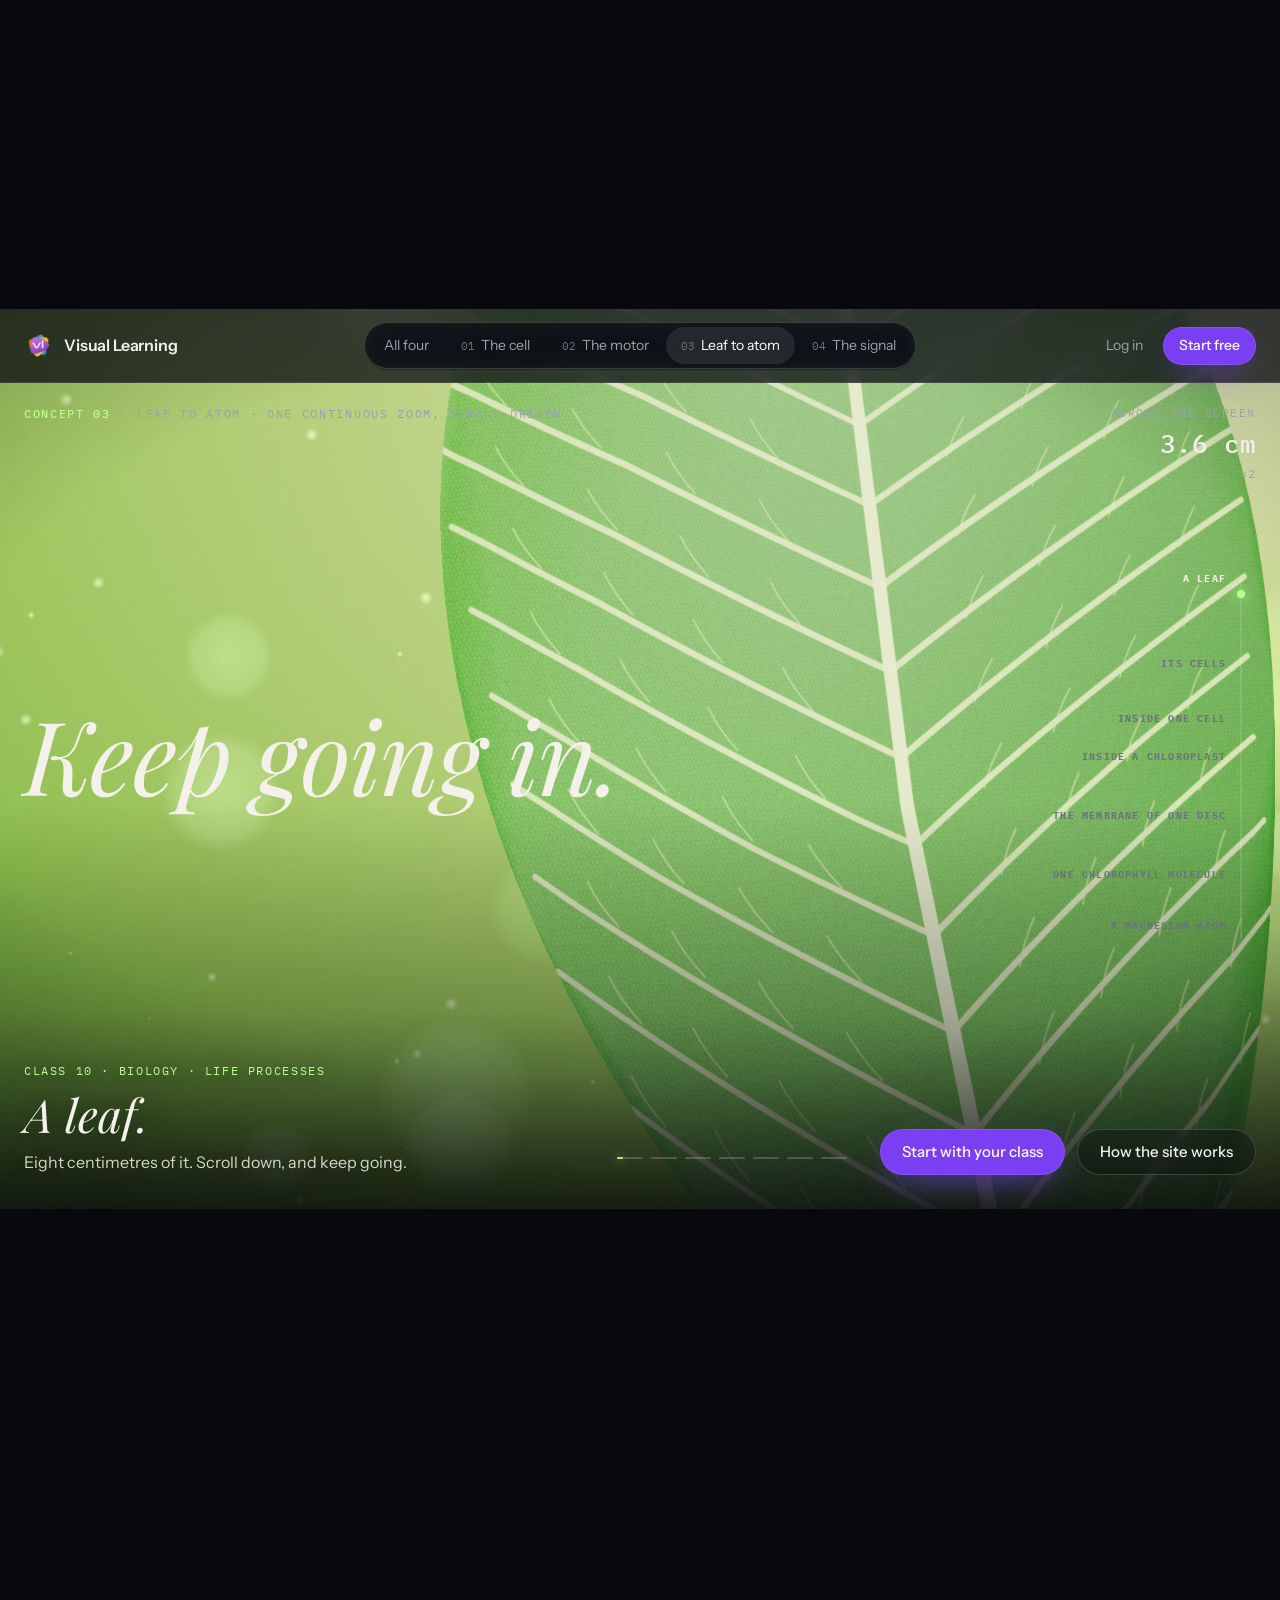
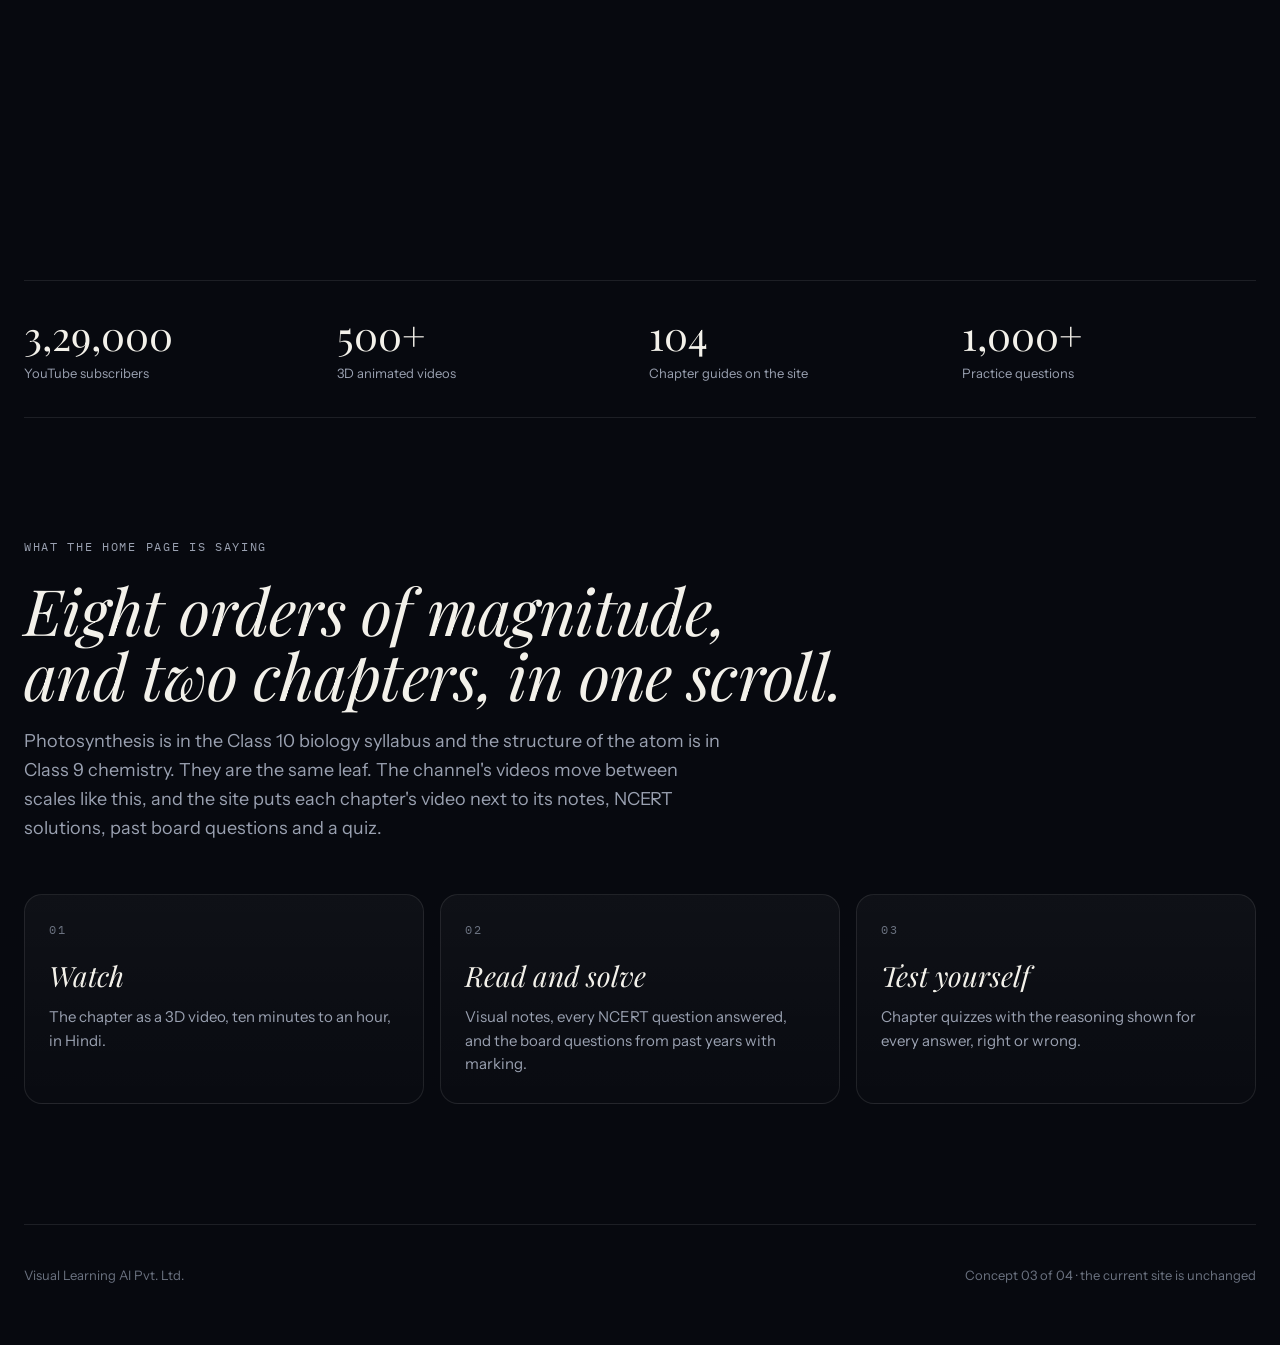
<file: hero-concepts/scale/index.html>
<!doctype html>
<html lang="en">
<head>
<meta charset="utf-8">
<meta name="viewport" content="width=device-width,initial-scale=1">
<title>Visual Learning — Leaf to atom</title>
<link rel="preconnect" href="https://fonts.googleapis.com">
<link rel="preconnect" href="https://fonts.gstatic.com" crossorigin>
<link rel="stylesheet" href="https://fonts.googleapis.com/css2?family=Playfair+Display:ital,wght@0,400;0,500;1,400;1,500&family=Instrument+Sans:ital,wght@0,400;0,500;0,600;1,400&family=IBM+Plex+Mono:wght@400;500&display=swap">
<link rel="stylesheet" href="../shared.css">
<style>
:root{--accent:#b6ff8a}
.pin{height:920vh}
.cue.scrolling{opacity:0}
html.autoscroll .cue span::after{content:" · or just watch"}
.rail{position:absolute;right:38px;top:50%;transform:translateY(-50%);width:2px;height:40vh;background:rgba(255,255,255,.12);border-radius:2px;pointer-events:none}
.rail i{position:absolute;left:-3px;width:8px;height:8px;border-radius:50%;background:var(--accent);box-shadow:0 0 12px var(--accent);top:0;transform:translateY(-50%)}
.rail b{position:absolute;right:16px;font-family:var(--mono);font-size:10px;letter-spacing:.12em;text-transform:uppercase;color:var(--dim);white-space:nowrap;transform:translateY(-50%)}
.rail b.on{color:var(--paper)}
@media(max-width:900px){.rail{display:none}}
</style>
</head>
<body data-concept="3">

<nav class="nav" id="nav">
  <div class="wrap">
    <a class="brand" href="../"><img src="../logo.png" alt="" width="30"> Visual Learning</a>
    <div class="pill">
      <a href="../" data-c="0">All four</a>
      <a href="../cell/" data-c="1"><small>01</small>The cell</a>
      <a href="../motor/" data-c="2"><small>02</small>The motor</a>
      <a href="../scale/" data-c="3"><small>03</small>Leaf to atom</a>
      <a href="../signal/" data-c="4"><small>04</small>The signal</a>
    </div>
    <div class="nav-r">
      <a class="login" href="https://www.visuallearning.in/" target="_blank" rel="noopener">Log in</a>
      <a class="btn btn-primary btn-sm" href="https://www.visuallearning.in/auth/signup" target="_blank" rel="noopener">Start free</a>
    </div>
  </div>
</nav>

<div class="pin" id="pin">
<section class="hero" id="top">
  <canvas class="gl" id="gl" aria-label="One continuous zoom from a leaf down to a magnesium atom"></canvas>
  <div class="vignette"></div>
  <div class="grain"></div>
  <div class="rail" id="rail"><i id="railDot"></i></div>
  <div class="ui">
    <div class="wrap ui-top">
      <p class="eyebrow"><b>Concept 03</b> · Leaf to atom · one continuous zoom, scroll-driven</p>
      <div class="readout" id="readout"><small>Across the screen</small><b>8.0 cm</b><span id="mag">×1</span></div>
    </div>
    <div class="wrap ui-mid"><h1 class="hero-h1 display" id="h1">Keep going in.</h1></div>
    <div class="wrap ui-bottom">
      <div class="beats" id="beats"></div>
      <div class="dots" id="dots"></div>
      <div class="ctas">
        <a class="btn btn-primary" href="https://www.visuallearning.in/auth/signup" target="_blank" rel="noopener">Start with your class</a>
        <a class="btn btn-ghost" href="#more">How the site works</a>
      </div>
    </div>
  </div>
  <div class="cue show" id="cue"><span>Scroll to zoom in</span><i></i></div>
  <div class="nogl" id="nogl"><p>This page draws a leaf, its cells and one of its atoms in 3D in your browser. Your browser has turned off WebGL, so the still version is on the main site.</p></div>
</section>
</div>

<div class="after" id="more">
  <div class="wrap">
    <div class="stats">
      <div class="stat"><div class="n">3,29,000</div><div class="l">YouTube subscribers</div></div>
      <div class="stat"><div class="n">500+</div><div class="l">3D animated videos</div></div>
      <div class="stat"><div class="n">104</div><div class="l">Chapter guides on the site</div></div>
      <div class="stat"><div class="n">1,000+</div><div class="l">Practice questions</div></div>
    </div>
  </div>
  <section class="sec">
    <div class="wrap">
      <div class="sec-head">
        <p class="eyebrow">What the home page is saying</p>
        <h2 class="display">Eight orders of magnitude, and two chapters, in one scroll.</h2>
        <p class="lede">Photosynthesis is in the Class 10 biology syllabus and the structure of the atom is in Class 9 chemistry. They are the same leaf. The channel's videos move between scales like this, and the site puts each chapter's video next to its notes, NCERT solutions, past board questions and a quiz.</p>
      </div>
      <div class="cards">
        <div class="card"><div class="num">01</div><h3>Watch</h3><p>The chapter as a 3D video, ten minutes to an hour, in Hindi.</p></div>
        <div class="card"><div class="num">02</div><h3>Read and solve</h3><p>Visual notes, every NCERT question answered, and the board questions from past years with marking.</p></div>
        <div class="card"><div class="num">03</div><h3>Test yourself</h3><p>Chapter quizzes with the reasoning shown for every answer, right or wrong.</p></div>
      </div>
    </div>
  </section>
  <div class="wrap foot"><span>Visual Learning AI Pvt. Ltd.</span><span>Concept 03 of 04 · the current site is unchanged</span></div>
</div>

<script src="../lib/three.min.js"></script>
<script src="../lib/CopyShader.js"></script>
<script src="../lib/LuminosityHighPassShader.js"></script>
<script src="../lib/FXAAShader.js"></script>
<script src="../lib/GammaCorrectionShader.js"></script>
<script src="../lib/EffectComposer.js"></script>
<script src="../lib/RenderPass.js"></script>
<script src="../lib/ShaderPass.js"></script>
<script src="../lib/MaskPass.js"></script>
<script src="../lib/UnrealBloomPass.js"></script>
<script src="../shared.js"></script>
<script>
(() => {
  VL.nav();
  const canvas = document.getElementById('gl');
  const api = VL.setup(canvas, { bg: 0x061a0c, bloom: { strength: 0.5, radius: 0.5, threshold: 0.8 }, near: 0.05, far: 120, exposure: 1.0, dpr: 1.5, fov: 45 });
  if (!api) { document.getElementById('nogl').classList.add('show'); return; }
  const { scene, camera } = api;
  const V3 = (x, y, z) => new THREE.Vector3(x, y, z);
  const rnd = VL.rng(21);
  camera.position.set(0, 0, 9); camera.lookAt(0, 0, 0);
  scene.add(new THREE.HemisphereLight(0xe8ffd0, 0x0a2a10, 0.6));
  const sun = new THREE.DirectionalLight(0xfff4d6, 1.1); sun.position.set(4, 7, 8); scene.add(sun);
  const fillL = new THREE.PointLight(0x9ad8ff, 0.5, 60); fillL.position.set(-6, -3, 6); scene.add(fillL);

  const root = new THREE.Group(); scene.add(root);
  const KMAX = 8.5;
  const layers = [];
  const timeMats = [];
  function layer(k, name, build) {
    const g = new THREE.Group(); root.add(g);
    const L = { k, name, g, mats: [], shell: [], shellWin: [0.12, 0.45], fadeIn: [0.015, 0.09], update: null, bg: null };
    L.reg = (mat, base) => { L.mats.push({ mat, base: base ?? (mat.u ? 1 : (mat.uniforms && mat.uniforms.uOpacity ? mat.uniforms.uOpacity.value : mat.opacity)) }); if (mat.u) timeMats.push(mat); return mat; };
    L.setOpacity = o => { for (const { mat, base } of L.mats) { if (mat.u) mat.u.uFade.value = o; else if (mat.uniforms && mat.uniforms.uOpacity) mat.uniforms.uOpacity.value = base * o; else { mat.opacity = base * o; mat.transparent = true; } } };
    build(L); layers.push(L); return L;
  }
  const glass = (L, o) => L.reg(VL.glassMat(o));
  const std = (L, o) => L.reg(new THREE.MeshStandardMaterial(o));
  const ell = new THREE.SphereGeometry(1, 32, 20);
  const ellLo = new THREE.SphereGeometry(1, 14, 10);
  const spriteTex = VL.spriteTex(64, 0.2);
  function ballCloud(L, n, radius, color, size, opacity, scale = 260) {
    const p = VL.points(n, (i, c) => { const r = Math.cbrt(rnd()) * radius, th = rnd() * Math.PI * 2, ph = Math.acos(rnd() * 2 - 1); c.set(color); return [r * Math.sin(ph) * Math.cos(th), r * Math.sin(ph) * Math.sin(th), r * Math.cos(ph) * 0.5, 0.4 + rnd() * 1.2]; }, { size, opacity, drift: 0.05, scale, maxSize: 26, tex: spriteTex });
    L.reg(p.material); L.g.add(p); return p;
  }

  /* ================= L0 · the leaf (k = 0) ================= */
  layer(0, 'A leaf', L => {
    // texture: green blade, faint cells, veins
    const S = 2048; const c = document.createElement('canvas'); c.width = c.height = S; const g = c.getContext('2d');
    const grd = g.createLinearGradient(0, 0, S, S); grd.addColorStop(0, '#5aa437'); grd.addColorStop(0.5, '#3f8f2a'); grd.addColorStop(1, '#2c6d1e'); g.fillStyle = grd; g.fillRect(0, 0, S, S);
    g.strokeStyle = 'rgba(15,55,12,0.2)'; g.lineWidth = 0.8; const cs = 7;
    for (let y = 0; y < S + cs; y += cs * 0.87) { const row = Math.round(y / (cs * 0.87)); for (let x = 0; x < S + cs; x += cs) { const cx = x + (row % 2 ? cs / 2 : 0) + (rnd() - 0.5) * 3, cy = y + (rnd() - 0.5) * 3; g.beginPath(); for (let i = 0; i < 6; i++) { const a = i * Math.PI / 3 + 0.3; const r = cs * 0.52 * (0.85 + rnd() * 0.25); g.lineTo(cx + r * Math.cos(a), cy + r * Math.sin(a)); } g.closePath(); g.stroke(); } }
    // veins
    g.lineCap = 'round';
    const vein = (x0, y0, x1, y1, w, col) => { g.strokeStyle = col; g.lineWidth = w; g.beginPath(); g.moveTo(x0, y0); g.quadraticCurveTo((x0 + x1) / 2 + (y1 - y0) * 0.12, (y0 + y1) / 2, x1, y1); g.stroke(); };
    for (let i = 0; i < 17; i++) { const t = i / 16; const y = S * (0.08 + 0.86 * t); const w = 9 - 6 * Math.abs(t - 0.45); for (const s of [-1, 1]) { vein(S / 2, y, S / 2 + s * S * (0.36 - 0.18 * Math.abs(t - 0.4)), y - S * 0.16, w, 'rgba(200,232,140,0.85)'); for (let j = 1; j < 5; j++) { const u = j / 5; const bx = S / 2 + s * S * (0.36 - 0.18 * Math.abs(t - 0.4)) * u, by = y - S * 0.16 * u; vein(bx, by, bx + s * 40, by - 55, 2.2, 'rgba(190,225,130,0.55)'); } } }
    g.strokeStyle = 'rgba(215,240,150,0.95)'; g.lineWidth = 22; g.beginPath(); g.moveTo(S / 2, S * 0.02); g.lineTo(S / 2, S * 0.98); g.stroke();
    const tex = new THREE.CanvasTexture(c); tex.encoding = THREE.sRGBEncoding; tex.anisotropy = 4;
    const sh = new THREE.Shape(); sh.moveTo(0, 3.1); sh.bezierCurveTo(2.1, 2.5, 2.5, -0.5, 0.25, -3.0); sh.lineTo(0, -3.25); sh.lineTo(-0.25, -3.0); sh.bezierCurveTo(-2.5, -0.5, -2.1, 2.5, 0, 3.1);
    const geo = new THREE.ShapeGeometry(sh, 48);
    const pos = geo.attributes.position; const uv = geo.attributes.uv;
    for (let i = 0; i < pos.count; i++) { const x = pos.getX(i), y = pos.getY(i); uv.setXY(i, (x + 2.6) / 5.2, (y + 3.3) / 6.6); pos.setZ(i, -0.10 * x * x + 0.06 * Math.sin(y * 1.3)); }
    geo.computeVertexNormals();
    const blade = new THREE.Mesh(geo, std(L, { map: tex, roughness: 0.55, metalness: 0, side: THREE.DoubleSide }));
    const leaf = new THREE.Group(); leaf.add(blade);
    const stem = new THREE.Mesh(new THREE.CylinderGeometry(0.05, 0.08, 1.4, 10), std(L, { color: 0x6b8f3a, roughness: 0.7 })); stem.position.y = -3.7; leaf.add(stem);
    leaf.position.set(1.05, 0.45, 0); leaf.rotation.set(-0.22, 0.12, 0.08);
    L.g.add(leaf); L.leaf = leaf;
    // sunlit garden behind, bokeh and dust
    const bc = document.createElement('canvas'); bc.width = bc.height = 512; const bg = bc.getContext('2d');
    const bgrd = bg.createRadialGradient(330, 160, 20, 256, 256, 420); bgrd.addColorStop(0, '#d8f08a'); bgrd.addColorStop(0.35, '#6fae3c'); bgrd.addColorStop(0.75, '#1f4f1a'); bgrd.addColorStop(1, '#08200b'); bg.fillStyle = bgrd; bg.fillRect(0, 0, 512, 512);
    const btex = new THREE.CanvasTexture(bc); btex.encoding = THREE.sRGBEncoding;
    const back = new THREE.Mesh(new THREE.PlaneGeometry(60, 40), L.reg(new THREE.MeshBasicMaterial({ map: btex, depthWrite: false }), 1)); back.position.z = -12; L.g.add(back);
    const bokeh = VL.points(70, (i, c) => { c.setHSL(0.2 + rnd() * 0.08, 0.8, 0.6 + rnd() * 0.3); return [(rnd() - 0.5) * 30, (rnd() - 0.5) * 20, -6 - rnd() * 5, 6 + rnd() * 10]; }, { size: 1.6, opacity: 0.16, drift: 0.4, scale: 200, maxSize: 160, tex: VL.spriteTex(64, 0.75) });
    L.reg(bokeh.material); L.g.add(bokeh);
    const dust = VL.points(500, (i, c) => { c.set(0xfff6c8); return [(rnd() - 0.5) * 14, (rnd() - 0.5) * 9, (rnd() - 0.5) * 6 + 1, 0.3 + rnd()]; }, { size: 0.5, opacity: 0.5, drift: 0.3, scale: 240, maxSize: 14, tex: spriteTex });
    L.reg(dust.material); L.g.add(dust);
    L.update = (now) => { leaf.rotation.z = 0.08 + Math.sin(now * 0.5) * 0.02; leaf.rotation.x = -0.22 + Math.sin(now * 0.37) * 0.03; bokeh.u.uTime.value = now; dust.u.uTime.value = now; };
  });

  /* ================= L1 · the leaf surface, cells (k = 2) ================= */
  layer(2, 'Its cells', L => {
    const R = 0.155, step = R * 2.3;
    L.fadeIn = [0.5, 1.0];
    const cellMat = glass(L, { color: 0x5cbf5c, rim: 0xd2ffa8, alpha: 0.85, rimPow: 2.6, shade: 0.9, spec: 0.5, lightB: 0xcfff9a, back: 0.6 });
    const wallMat = std(L, { color: 0x0c2c12, roughness: 0.85 });
    const nucMat = std(L, { color: 0x4f7a4a, roughness: 1 });
    const hex = new THREE.CylinderGeometry(R - 0.012, R - 0.012, 0.1, 6); hex.rotateX(Math.PI / 2);
    const hexW = new THREE.CylinderGeometry(R + 0.05, R + 0.05, 0.14, 6); hexW.rotateX(Math.PI / 2);
    const cells = [], guardSpots = [];
    for (let iy = -26; iy <= 26; iy++) for (let ix = -26; ix <= 26; ix++) { const x = ix * step + (iy % 2 ? step / 2 : 0), y = iy * step * 0.87; if (Math.hypot(x, y) > 8.2) continue; cells.push([x, y]); }
    const inst = new THREE.InstancedMesh(hex, cellMat, cells.length), instW = new THREE.InstancedMesh(hexW, wallMat, cells.length), instN = new THREE.InstancedMesh(new THREE.SphereGeometry(0.026, 8, 6), nucMat, cells.length);
    const M = new THREE.Matrix4(), q = new THREE.Quaternion(), sc = new THREE.Vector3(), p = new THREE.Vector3();
    cells.forEach(([x, y], i) => {
      const s = 0.9 + rnd() * 0.18; const rz = (rnd() - 0.5) * 0.25; q.setFromAxisAngle(V3(0, 0, 1), rz);
      M.compose(p.set(x, y, 0), q, sc.set(s, s, 1)); inst.setMatrixAt(i, M);
      M.compose(p.set(x, y, -0.02), q, sc.set(s, s, 1)); instW.setMatrixAt(i, M);
      const ns = Math.hypot(x, y) < 0.5 ? 0.0001 : 1;
      M.compose(p.set(x + (rnd() - 0.5) * 0.12, y + (rnd() - 0.5) * 0.12, 0.02), q, sc.set(ns, ns, ns)); instN.setMatrixAt(i, M);
      if (rnd() < 0.06 && Math.hypot(x, y) > 0.9) guardSpots.push([x, y]);
    });
    L.g.add(instW, inst, instN);
    // stomata: pairs of guard cells with a pore
    const guardMat = glass(L, { color: 0x2f9f45, rim: 0xd6ffa8, alpha: 0.6, rimPow: 2.0, shade: 1.0 });
    const poreMat = std(L, { color: 0x06200a, roughness: 1 });
    const guards = [];
    guardSpots.slice(0, 8).forEach(([x, y]) => {
      const g = new THREE.Group(); g.position.set(x, y, 0.08); g.rotation.z = rnd() * Math.PI;
      for (const s of [-1, 1]) { const m = new THREE.Mesh(ell, guardMat); m.scale.set(0.07, 0.19, 0.06); m.position.x = s * 0.07; g.add(m); }
      const pore = new THREE.Mesh(new THREE.PlaneGeometry(0.05, 0.22), poreMat); pore.position.z = -0.01; g.add(pore);
      L.g.add(g); guards.push({ g, ph: rnd() * 6 });
    });
    L.update = now => { guards.forEach(({ g, ph }) => { const o = 1 + 0.12 * Math.sin(now * 0.8 + ph); g.children[0].position.x = -0.07 * o; g.children[1].position.x = 0.07 * o; }); };
  });

  /* ================= L2 · one cell (k = 3.3) ================= */
  layer(3.3, 'Inside one cell', L => {
    const rhex = (R, r) => { const s = new THREE.Shape(); const n = 6; for (let i = 0; i < n; i++) { const a0 = i * Math.PI / 3 + 0.26, a1 = a0 + Math.PI / 3; const p0 = [R * Math.cos(a0), R * Math.sin(a0)], p1 = [R * Math.cos(a1), R * Math.sin(a1)]; const q0 = [p0[0] + (p1[0] - p0[0]) * r, p0[1] + (p1[1] - p0[1]) * r], q1 = [p0[0] + (p1[0] - p0[0]) * (1 - r), p0[1] + (p1[1] - p0[1]) * (1 - r)]; if (i === 0) s.moveTo(q0[0], q0[1]); else s.quadraticCurveTo(p0[0], p0[1], q0[0], q0[1]); s.lineTo(q1[0], q1[1]); } s.closePath(); return s; };
    const bodyGeo = new THREE.ExtrudeGeometry(rhex(3.05, 0.22), { depth: 1.0, bevelEnabled: true, bevelThickness: 0.35, bevelSize: 0.3, bevelSegments: 6, curveSegments: 12 }); bodyGeo.translate(0, 0, -0.85);
    const bodyMat = glass(L, { color: 0x2a8a36, rim: 0xb9ff9a, alpha: 0.2, rimPow: 2.6, wobble: 0.03, wobbleFreq: 1.5 });
    const body = new THREE.Mesh(bodyGeo, bodyMat); body.renderOrder = 3; L.g.add(body);
    const wallMat = glass(L, { color: 0x0e3a16, rim: 0x5fbf62, alpha: 0.55, rimPow: 3.0, side: THREE.BackSide });
    const wall = new THREE.Mesh(new THREE.ExtrudeGeometry(rhex(3.3, 0.22), { depth: 1.1, bevelEnabled: true, bevelThickness: 0.3, bevelSize: 0.25, bevelSegments: 4, curveSegments: 12 }), wallMat); wall.geometry.translate(0, 0, -0.95); wall.renderOrder = 1; L.g.add(wall);
    const vacMat = glass(L, { color: 0x1e4f7a, rim: 0x9ad8ff, alpha: 0.10, rimPow: 2.6, wobble: 0.04, wobbleFreq: 1.0 });
    const vac = new THREE.Mesh(ell, vacMat); vac.scale.set(1.9, 1.3, 0.55); vac.position.set(-0.7, 0.15, 0); vac.renderOrder = 2; L.g.add(vac);
    L.shell.push(bodyMat, wallMat, vacMat);
    const nuc = new THREE.Mesh(ell, glass(L, { color: 0x3a1f7a, rim: 0xc9a3ff, alpha: 0.4, rimPow: 2.2, wobble: 0.05, wobbleFreq: 2.5 })); nuc.scale.setScalar(0.5); nuc.position.set(1.85, -1.0, 0.25); L.g.add(nuc);
    const nucl = new THREE.Mesh(ell, std(L, { color: 0x8c5cff, emissive: 0x5a2fd0, emissiveIntensity: 0.4, roughness: 0.5 })); nucl.scale.setScalar(0.16); nucl.position.set(1.95, -0.95, 0.35); L.g.add(nucl);
    const chlMat = glass(L, { color: 0x1f8a2e, rim: 0xc4ff8a, alpha: 0.78, rimPow: 2.0, shade: 1.0, spec: 0.6, emissive: 0x041a05, lightB: 0xd0ff9a, back: 0.6 });
    const grMat = std(L, { color: 0x1d7a2a, emissive: 0x0c3a10, emissiveIntensity: 0.4, roughness: 0.6 });
    function chloro() { const g = new THREE.Group(); const m = new THREE.Mesh(ell, chlMat); m.scale.set(0.375, 0.21, 0.175); g.add(m); for (let i = 0; i < 4; i++) { const d = new THREE.Mesh(new THREE.CylinderGeometry(0.05, 0.05, 0.06, 10), grMat); d.rotation.x = Math.PI / 2; d.position.set(-0.2 + i * 0.13, (rnd() - 0.5) * 0.12, 0.03); g.add(d); } return g; }
    const target = chloro(); target.position.set(0, 0, 0.42); L.g.add(target);
    const path = new THREE.CatmullRomCurve3([V3(1.6, 1.55, 0.35), V3(-0.7, 1.9, 0.2), V3(-2.7, 1.2, 0.3), V3(-3.0, -0.6, 0.25), V3(-1.4, -1.65, 0.35), V3(1.0, -1.7, 0.2), V3(2.4, -0.3, 0.35), V3(2.3, 1.0, 0.3)], true, 'catmullrom', 0.6);
    const stream = []; for (let i = 0; i < 30; i++) { const c = chloro(); L.g.add(c); stream.push({ c, u: i / 30, sp: 0.018 + rnd() * 0.012, ph: rnd() * 6 }); }
    const cyto = ballCloud(L, 500, 2.6, 0xd8ffb0, 0.32, 0.45);
    const tmp = new THREE.Vector3();
    L.update = (now, dt) => { stream.forEach(s => { s.u = (s.u + s.sp * dt) % 1; path.getPointAt(s.u, tmp); s.c.position.copy(tmp); s.c.rotation.set(Math.sin(now * 0.7 + s.ph) * 0.4, now * 0.3 + s.ph, Math.cos(now * 0.5 + s.ph) * 0.3); }); target.rotation.z = Math.sin(now * 0.4) * 0.08; cyto.u.uTime.value = now; };
  });

  /* ================= L3 · a chloroplast (k = 4.2) ================= */
  layer(4.2, 'Inside a chloroplast', L => {
    const outerMat = glass(L, { color: 0x1f7a2a, rim: 0xa9ff90, alpha: 0.08, rimPow: 3.4, wobble: 0.03, wobbleFreq: 1.2 });
    const outer = new THREE.Mesh(ell, outerMat); outer.scale.set(3.1, 1.75, 1.35); outer.position.set(-0.2, 0.1, -0.2); outer.renderOrder = 4; L.g.add(outer);
    const innerMat = glass(L, { color: 0x1f7a2a, rim: 0x8fe08a, alpha: 0.05, rimPow: 3.4 });
    const inner = new THREE.Mesh(ell, innerMat); inner.scale.set(2.95, 1.62, 1.22); inner.position.copy(outer.position); inner.renderOrder = 3; L.g.add(inner);
    L.shell.push(outerMat, innerMat);
    const discMat = glass(L, { color: 0x36b048, rim: 0xe6ffb0, alpha: 0.9, rimPow: 1.8, shade: 1.0, spec: 0.6, emissive: 0x0f4a14, lightB: 0xd0ff9a, back: 0.6 });
    const disc = new THREE.CylinderGeometry(0.42, 0.42, 0.065, 28); disc.rotateX(Math.PI / 2);
    const stacks = [{ p: V3(0, 0, 0), n: 9, tilt: [0.32, -0.22], target: true }];
    for (let i = 0; i < 12; i++) { let p; do { p = V3((rnd() - 0.5) * 5.2, (rnd() - 0.5) * 2.8, (rnd() - 0.5) * 1.6 - 0.3); } while (p.length() < 1.1 || stacks.some(s => s.p.distanceTo(p) < 1.05) || (p.x / 3.0) ** 2 + (p.y / 1.7) ** 2 + (p.z / 1.3) ** 2 > 0.8); stacks.push({ p, n: 5 + Math.floor(rnd() * 7), tilt: [(rnd() - 0.5) * 0.9, (rnd() - 0.5) * 0.9] }); }
    const total = stacks.reduce((a, s) => a + s.n, 0);
    const inst = new THREE.InstancedMesh(disc, discMat, total); const M = new THREE.Matrix4(), q = new THREE.Quaternion(), e = new THREE.Euler(), one = V3(1, 1, 1), p = new THREE.Vector3(), nrm = new THREE.Vector3();
    let k = 0;
    stacks.forEach(s => { e.set(s.tilt[0], s.tilt[1], 0); q.setFromEuler(e); nrm.set(0, 0, 1).applyQuaternion(q); for (let i = 0; i < s.n; i++) { const z = s.target ? -0.035 - i * 0.078 : (i - (s.n - 1) / 2) * 0.078; p.copy(s.p).addScaledVector(nrm, z); M.compose(p, q, one); inst.setMatrixAt(k++, M); } });
    inst.renderOrder = 2; L.g.add(inst);
    { const tn = V3(0, 0, 1).applyEuler(new THREE.Euler(stacks[0].tilt[0], stacks[0].tilt[1], 0)); const tx = V3(1, 0, 0).applyEuler(new THREE.Euler(stacks[0].tilt[0], stacks[0].tilt[1], 0)), ty = V3().crossVectors(tn, tx);
      const face = VL.points(320, (i, c) => { const a = rnd() * Math.PI * 2, r = Math.sqrt(rnd()) * 0.4; c.set(0x1c5a28); const v = tx.clone().multiplyScalar(Math.cos(a) * r).addScaledVector(ty, Math.sin(a) * r).addScaledVector(tn, 0.004); return [v.x, v.y, v.z, 0.5 + rnd()]; }, { size: 0.06, opacity: 0.7, scale: 260, maxSize: 22, blending: THREE.NormalBlending, tex: spriteTex });
      face.renderOrder = 3; L.g.add(face); L.face = face; face.u.uFadeMul = 1; L.mats.push({ mat: { get u() { return null; }, set opacity(v) { face.u.uFadeMul = v; }, get opacity() { return face.u.uFadeMul; }, set transparent(v) {} }, base: 1 }); }
    const lamMat = glass(L, { color: 0x3f9f2a, rim: 0xd6ff8a, alpha: 0.5, rimPow: 2.0 });
    for (let i = 0; i < stacks.length - 1; i++) { const a = stacks[i].p, b = stacks[i + 1 + Math.floor(rnd() * Math.max(1, stacks.length - i - 1)) % stacks.length].p; if (a === b) continue; const mid = a.clone().add(b).multiplyScalar(0.5).add(V3((rnd() - 0.5) * 0.6, (rnd() - 0.5) * 0.6, (rnd() - 0.5) * 0.4)); L.g.add(new THREE.Mesh(VL.tube([a, mid, b], 0.028, 40, 6), lamMat)); }
    const stroma = ballCloud(L, 700, 2.8, 0xd0ffb0, 0.28, 0.4);
    L.update = now => { stroma.u.uTime.value = now; discMat.u.uGlow.value = 0.04 + 0.03 * Math.sin(now * 1.1); L.face.u.uSize.value = 0.05 * L.g.scale.x; L.face.material.uniforms.uOpacity.value = 0.7 * VL.smooth(2, 8, L.g.scale.x) * L.face.u.uFadeMul; };
  });

  /* ================= L4 · the thylakoid membrane (k = 6.0) ================= */
  layer(5.6, 'The membrane of one disc', L => {
    L.fadeIn = [0.45, 1.1];
    const headMat = std(L, { color: 0x9fc46a, roughness: 0.7, metalness: 0.02 });
    const tailMat = std(L, { color: 0x5f7a45, roughness: 0.8 });
    const NX = 112, NY = 72, sx = 13.2 / NX, sy = 8.6 / NY;
    const head = new THREE.SphereGeometry(0.058, 10, 8), tail = new THREE.CylinderGeometry(0.014, 0.014, 0.19, 5);
    const n = NX * NY * 2;
    const iH = new THREE.InstancedMesh(head, headMat, n), iT = new THREE.InstancedMesh(tail, tailMat, n);
    const M = new THREE.Matrix4(), q = new THREE.Quaternion(), one = V3(1, 1, 1), p = new THREE.Vector3(), e = new THREE.Euler();
    let k = 0;
    const proteins = [{ p: V3(0, 0, 0), r: 0.95 }];
    for (let i = 0; i < 15; i++) { let pp; do { pp = V3((rnd() - 0.5) * 12.4, (rnd() - 0.5) * 8.0, 0); } while (proteins.some(o => o.p.distanceTo(pp) < o.r + 0.9)); proteins.push({ p: pp, r: 0.55 + rnd() * 0.35 }); }
    for (let iy = 0; iy < NY; iy++) for (let ix = 0; ix < NX; ix++) {
      const x = (ix - NX / 2 + 0.5) * sx + (rnd() - 0.5) * 0.03, y = (iy - NY / 2 + 0.5) * sy + (rnd() - 0.5) * 0.03;
      const inP = proteins.some(o => Math.hypot(x - o.p.x, y - o.p.y) < o.r * 0.85);
      for (const side of [1, -1]) {
        const z = side > 0 ? -0.058 : -0.46; const s = inP ? 0.0001 : 1;
        M.compose(p.set(x, y, z), q.identity(), one.set(s, s, s)); iH.setMatrixAt(k, M);
        e.set(Math.PI / 2 + (rnd() - 0.5) * 0.4, 0, (rnd() - 0.5) * 0.4); q.setFromEuler(e);
        M.compose(p.set(x, y, z - side * 0.13), q, one.set(s, s, s)); iT.setMatrixAt(k, M); k++;
      }
    }
    one.set(1, 1, 1); L.g.add(iH, iT);
    // protein complexes (photosystems)
    const protMat = glass(L, { color: 0x3b4fb8, rim: 0x9fb8ff, alpha: 0.75, rimPow: 2.0, shade: 1.0, spec: 0.5, back: 0.5 });
    const protMat2 = glass(L, { color: 0x1f8a8a, rim: 0x9affee, alpha: 0.75, rimPow: 2.0, shade: 1.0, spec: 0.5, back: 0.5 });
    L.shell.push(protMat, protMat2); L.shellWin = [0.08, 0.35];
    const chlSmallMat = std(L, { color: 0x49d95a, emissive: 0x1c8a2a, emissiveIntensity: 0.5, roughness: 0.4 });
    const ring = new THREE.TorusGeometry(0.19, 0.035, 8, 20);
    const chls = [];
    proteins.forEach((o, idx) => {
      const g = new THREE.Group(); g.position.copy(o.p); const mat = idx % 2 ? protMat2 : protMat;
      const nb = 7 + Math.floor(rnd() * 6);
      for (let i = 0; i < nb; i++) { const m = new THREE.Mesh(ellLo, mat); const a = rnd() * Math.PI * 2, rr = rnd() * o.r * 0.7; m.position.set(Math.cos(a) * rr, Math.sin(a) * rr, -0.15 + rnd() * 0.35); const s = o.r * (0.32 + rnd() * 0.3); m.scale.set(s, s, s * 0.8); g.add(m); }
      const core = new THREE.Mesh(ellLo, mat); core.scale.set(o.r * 0.7, o.r * 0.7, 0.42); core.position.z = 0.02; g.add(core);
      const nc = idx === 0 ? 7 : 3 + Math.floor(rnd() * 3);
      for (let i = 0; i < nc; i++) { const r = new THREE.Mesh(ring, chlSmallMat); if (idx === 0 && i === 0) r.position.set(0, 0, 0.44); else { const a = rnd() * Math.PI * 2, rr = 0.25 + rnd() * o.r * 0.55; r.position.set(Math.cos(a) * rr, Math.sin(a) * rr, 0.3 + rnd() * 0.15); } r.rotation.set((rnd() - 0.5) * 0.6, (rnd() - 0.5) * 0.6, 0); r.scale.setScalar(idx === 0 && i === 0 ? 1.55 : 0.8 + rnd() * 0.4); g.add(r); chls.push(r); }
      L.g.add(g);
    });
    // photons arriving, flashing on the chlorophyll
    const phMat = L.reg(new THREE.SpriteMaterial({ map: VL.spriteTex(64, 0.15), color: 0xfff1a0, transparent: true, opacity: 0.95, blending: THREE.AdditiveBlending, depthWrite: false }), 0.95);
    const streakMat = L.reg(new THREE.MeshBasicMaterial({ color: 0xfff1a0, transparent: true, opacity: 0.85, blending: THREE.AdditiveBlending, depthWrite: false }), 0.85);
    const photons = [];
    for (let i = 0; i < 10; i++) { const g = new THREE.Group(); const sp = new THREE.Sprite(phMat); sp.scale.setScalar(0.32); g.add(sp); const st = new THREE.Mesh(new THREE.CylinderGeometry(0.012, 0.012, 1.1, 5), streakMat); st.position.y = 0.55; g.add(st); L.g.add(g); photons.push({ g, t: rnd() * 2.2, life: 1.6 + rnd() * 0.8, from: V3(), to: V3() }); }
    const dir = V3(-0.55, -0.75, -0.5).normalize();
    const reset = ph => { const target = chls[Math.floor(rnd() * chls.length)]; target.getWorldPosition(ph.to); L.g.worldToLocal(ph.to); ph.from.copy(ph.to).addScaledVector(dir, -5.5); ph.t = 0; ph.target = target; };
    photons.forEach(reset);
    const fluid = ballCloud(L, 500, 4.0, 0xc8ffd6, 0.22, 0.35);
    const tmp = new THREE.Vector3();
    L.update = (now, dt) => {
      photons.forEach(ph => { ph.t += dt; const u = ph.t / ph.life; if (u >= 1.25) { reset(ph); return; } const uu = Math.min(1, u); ph.g.position.lerpVectors(ph.from, ph.to, uu); ph.g.quaternion.setFromUnitVectors(V3(0, 1, 0), dir.clone().negate()); const flash = u > 1 ? (1.25 - u) * 4 : 0; ph.g.children[0].scale.setScalar(0.3 + flash * 0.9); ph.g.children[1].visible = u < 1; if (ph.target) ph.target.material.emissiveIntensity = 0.5 + (u > 1 ? flash * 2.5 : 0); });
      fluid.u.uTime.value = now;
    };
  });

  /* ================= L5 · one chlorophyll molecule (k = 7.0) ================= */
  layer(7.0, 'One chlorophyll molecule', L => {
    const atoms = [], bonds = [];
    const add = (x, y, z, kind) => { atoms.push({ p: V3(x, y, z), kind }); return atoms.length - 1; };
    const mg = add(0, 0, 0, 'Mg');
    const Rn = 1.05, Rc1 = 1.75, Rc2 = 2.35, Rm = 2.05;
    const ringIdx = [];
    for (let i = 0; i < 4; i++) {
      const a = Math.PI / 4 + i * Math.PI / 2;
      const nI = add(Rn * Math.cos(a), Rn * Math.sin(a), 0, 'N'); bonds.push([mg, nI]);
      const c1 = add(Rc1 * Math.cos(a - 0.32), Rc1 * Math.sin(a - 0.32), 0.02, 'C'), c2 = add(Rc1 * Math.cos(a + 0.32), Rc1 * Math.sin(a + 0.32), -0.02, 'C');
      const c3 = add(Rc2 * Math.cos(a - 0.2), Rc2 * Math.sin(a - 0.2), 0.05, 'C'), c4 = add(Rc2 * Math.cos(a + 0.2), Rc2 * Math.sin(a + 0.2), -0.05, 'C');
      bonds.push([nI, c1], [nI, c2], [c1, c3], [c2, c4], [c3, c4]);
      ringIdx.push({ c1, c2 });
      const s1 = add(Rc2 * 1.28 * Math.cos(a - 0.28), Rc2 * 1.28 * Math.sin(a - 0.28), 0.1, 'C'), s2 = add(Rc2 * 1.28 * Math.cos(a + 0.28), Rc2 * 1.28 * Math.sin(a + 0.28), -0.1, 'C');
      bonds.push([c3, s1], [c4, s2]);
    }
    for (let i = 0; i < 4; i++) { const a = i * Math.PI / 2; const m = add(Rm * Math.cos(a), Rm * Math.sin(a), 0, 'C'); const A = ringIdx[(i + 3) % 4], B = ringIdx[i]; bonds.push([A.c2, m], [m, B.c1]); }
    // phytol tail off the lower-right ring, zigzag out of frame
    let prev = ringIdx[3].c2; let px = Rc2 * Math.cos(-Math.PI / 4) + 0.3, py = Rc2 * Math.sin(-Math.PI / 4) - 0.3;
    const o1 = add(px, py, 0.1, 'O'); bonds.push([prev, o1]); prev = o1;
    for (let i = 0; i < 16; i++) { px += 0.42; py -= 0.30 * (i % 2 ? 1 : -1) - 0.16; const c = add(px, py, 0.1 + 0.08 * Math.sin(i), i === 3 ? 'O' : 'C'); bonds.push([prev, c]); prev = c; }
    const mats = { Mg: std(L, { color: 0x9dff7a, emissive: 0x4fd04a, emissiveIntensity: 0.5, roughness: 0.3 }), N: std(L, { color: 0x4a6cff, emissive: 0x2233aa, emissiveIntensity: 0.25, roughness: 0.35 }), C: std(L, { color: 0x2a2e38, roughness: 0.45, metalness: 0.1 }), O: std(L, { color: 0xff5a5a, emissive: 0x7a1a1a, emissiveIntensity: 0.3, roughness: 0.4 }) };
    L.shellWin = [0.22, 0.6];
    const rad = { Mg: 0.19, N: 0.15, C: 0.14, O: 0.15 };
    const mol = new THREE.Group(); L.g.add(mol);
    atoms.forEach(a => { const m = new THREE.Mesh(ell, mats[a.kind]); m.scale.setScalar(rad[a.kind]); m.position.copy(a.p); mol.add(m); a.mesh = m; });
    const bondMat = std(L, { color: 0xc9cdd8, roughness: 0.45, metalness: 0.2 });
    L.shell.push(mats.Mg, bondMat);
    const bg = new THREE.CylinderGeometry(0.042, 0.042, 1, 8); bg.translate(0, 0.5, 0);
    const bi = new THREE.InstancedMesh(bg, bondMat, bonds.length); const M = new THREE.Matrix4(), q = new THREE.Quaternion(), sc = new THREE.Vector3(), d = new THREE.Vector3();
    bonds.forEach(([a, b], i) => { d.subVectors(atoms[b].p, atoms[a].p); const len = d.length(); q.setFromUnitVectors(V3(0, 1, 0), d.clone().normalize()); M.compose(atoms[a].p, q, sc.set(1, len, 1)); bi.setMatrixAt(i, M); });
    mol.add(bi);
    mol.rotation.set(0.35, -0.2, 0.1);
    // an electron knocked loose every few seconds
    const eMat = L.reg(new THREE.SpriteMaterial({ map: VL.spriteTex(64, 0.2), color: 0xa0f0ff, transparent: true, opacity: 1, blending: THREE.AdditiveBlending, depthWrite: false }), 1);
    const el = new THREE.Sprite(eMat); el.scale.setScalar(0.35); mol.add(el);
    const haze = ballCloud(L, 400, 6, 0x9ad8a0, 0.9, 0.12, 200);
    let et = 0;
    L.update = (now, dt) => { mol.rotation.z += dt * 0.12; mol.rotation.x = 0.35 + Math.sin(now * 0.3) * 0.15; et = (et + dt) % 4; const u = et / 4; const r = 0.1 + u * 4.5; el.position.set(Math.cos(u * 6) * r, Math.sin(u * 6) * r, 0.3 + u); el.scale.setScalar(0.35 * (1 - u * 0.6)); mats.Mg.emissiveIntensity = 0.5 + (u < 0.1 ? (0.1 - u) * 12 : 0); haze.u.uTime.value = now; };
  });

  /* ================= L6 · the magnesium atom (k = 8.2) ================= */
  layer(8.2, 'A magnesium atom', L => {
    const pMat = std(L, { color: 0xff6b6b, emissive: 0xc02020, emissiveIntensity: 0.5, roughness: 0.35 });
    const nMat = std(L, { color: 0x8fa0c8, emissive: 0x2a3560, emissiveIntensity: 0.4, roughness: 0.35 });
    const nuc = new THREE.Group(); L.g.add(nuc);
    const pts = VL.fib(24, 0.36); pts.forEach((p, i) => { const m = new THREE.Mesh(ell, i % 2 ? pMat : nMat); m.scale.setScalar(0.2); m.position.copy(p).multiplyScalar(0.6 + 0.4 * (i % 3) / 2); nuc.add(m); });
    const shellMat = L.reg(new THREE.MeshBasicMaterial({ color: 0xbfe8ff, transparent: true, opacity: 0.22, blending: THREE.AdditiveBlending, depthWrite: false }), 0.22);
    const eMat = L.reg(new THREE.SpriteMaterial({ map: VL.spriteTex(64, 0.2), color: 0x9ff3ff, transparent: true, opacity: 1, blending: THREE.AdditiveBlending, depthWrite: false }), 1);
    const shells = [{ r: 1.1, n: 2, sp: 1.6, tilt: [0.5, 0.2] }, { r: 2.0, n: 8, sp: 1.0, tilt: [-0.4, 0.6] }, { r: 2.9, n: 2, sp: 0.6, tilt: [0.9, -0.3] }];
    const electrons = [];
    shells.forEach(s => { const g = new THREE.Group(); g.rotation.set(s.tilt[0], s.tilt[1], 0); L.g.add(g); g.add(new THREE.Mesh(new THREE.TorusGeometry(s.r, 0.008, 6, 96), shellMat)); for (let i = 0; i < s.n; i++) { const e = new THREE.Sprite(eMat); e.scale.setScalar(0.26); g.add(e); electrons.push({ e, r: s.r, ph: i / s.n * Math.PI * 2, sp: s.sp }); } });
    const cloud = VL.points(1600, (i, c) => { const s = shells[i % 3]; const a = rnd() * Math.PI * 2; const r = s.r + (rnd() - 0.5) * 0.35; c.set(0x7fd8ff); const v = V3(Math.cos(a) * r, Math.sin(a) * r, (rnd() - 0.5) * 0.25).applyEuler(new THREE.Euler(s.tilt[0], s.tilt[1], 0)); return [v.x, v.y, v.z, 0.3 + rnd() * 0.5]; }, { size: 0.5, opacity: 0.25, drift: 0.04, scale: 240, maxSize: 12, tex: spriteTex });
    L.reg(cloud.material); L.g.add(cloud);
    const dark = ballCloud(L, 300, 7, 0x6a8fd0, 1.2, 0.08, 200);
    L.update = (now, dt) => { nuc.rotation.y += dt * 0.3; nuc.rotation.x += dt * 0.11; electrons.forEach(o => { const a = o.ph + now * o.sp; o.e.position.set(Math.cos(a) * o.r, Math.sin(a) * o.r, 0); }); cloud.u.uTime.value = now; dark.u.uTime.value = now; };
  });

  /* ================= zoom driver ================= */
  const beats = [
    { t: 0.00, kicker: 'Class 10 · Biology · Life processes', title: 'A leaf.', body: 'Eight centimetres of it. Scroll down, and keep going.' },
    { t: 0.17, kicker: 'The leaf surface', title: 'Its surface, up close.', body: 'Cells packed edge to edge, and pairs of guard cells around each pore that lets air in.' },
    { t: 0.33, kicker: 'One leaf cell', title: 'Inside one cell.', body: 'The green discs are chloroplasts, and they really do move like this, carried round by the cytoplasm.' },
    { t: 0.45, kicker: 'A chloroplast', title: 'Inside a chloroplast.', body: 'Stacks of flattened discs. This is where the light is caught.' },
    { t: 0.60, kicker: 'The thylakoid membrane', title: 'The membrane of one disc.', body: 'Proteins sit in it, and each one holds hundreds of chlorophyll molecules. The light arrives here.' },
    { t: 0.77, kicker: 'Chlorophyll', title: 'One chlorophyll molecule.', body: 'A ring of carbon and nitrogen around a single magnesium atom. Light lands here, and an electron is knocked loose.' },
    { t: 0.91, kicker: 'Class 9 · Chemistry · Structure of the atom', title: 'And at its centre, magnesium.', body: 'Twelve protons, twelve neutrons, and twelve electrons in three shells. This is where the chapter on photosynthesis meets the chapter on atoms.' },
  ];
  const caps = VL.captions(document.getElementById('beats'), beats);
  const pin = document.getElementById('pin');
  const maxScroll = () => pin.offsetHeight - innerHeight;
  const dotsUI = VL.dots(document.getElementById('dots'), beats, 1, v => { auto.stop(); scrollTo({ top: v * maxScroll(), behavior: 'smooth' }); });
  const auto = VL.autoScroll({ speed: () => maxScroll() / 58, max: maxScroll, delay: 1800 });
  const h1 = document.getElementById('h1'), cue = document.getElementById('cue'), readout = document.querySelector('#readout b'), magEl = document.getElementById('mag'), railDot = document.getElementById('railDot'), rail = document.getElementById('rail');
  layers.forEach(L => { const b = document.createElement('b'); b.textContent = L.name; b.style.top = (L.k / KMAX * 100) + '%'; rail.appendChild(b); L.tag = b; });
  let z = 0, zForced = null;
  const bgA = new THREE.Color(), bgB = new THREE.Color();

  const ticker = VL.loop((dt, now) => {
    const target = zForced ?? VL.clamp(scrollY / Math.max(1, maxScroll()), 0, 1);
    z += (target - z) * (zForced !== null ? 1 : Math.min(1, dt * 5));
    const logM = z * KMAX;
    let nearest = null;
    const scs = layers.map(L => Math.pow(10, logM - L.k));
    layers.forEach((L, i) => {
      const sc = scs[i], scn = i < layers.length - 1 ? scs[i + 1] : 0;
      const o = VL.smooth(L.fadeIn[0], L.fadeIn[1], sc) * (i < layers.length - 1 ? 1 - VL.smooth(0.25, 0.9, scn) : 1);
      const vis = sc > 0.012 && o > 0.002;
      L.g.visible = vis; if (!vis) return;
      L.g.scale.setScalar(sc);
      L.setOpacity(o);
      const sf = 1 - VL.smooth(L.shellWin[0], L.shellWin[1], scn);
      L.shell.forEach(m => { if (m.u) m.u.uFade.value = o * sf; else m.opacity = (L.mats.find(x => x.mat === m) || { base: 1 }).base * o * sf; });
      if (L.update) L.update(now, dt);
      if (!nearest || Math.abs(Math.log10(sc)) < Math.abs(Math.log10(nearest.sc))) nearest = { L, sc };
    });
    const stops = [[0, 0x0a2a0c], [0.2, 0x08240f], [0.45, 0x061a0c], [0.7, 0x03110a], [0.85, 0x050a14], [1, 0x040612]];
    for (let i = 0; i < stops.length - 1; i++) if (z >= stops[i][0] && z <= stops[i + 1][0]) { bgA.setHex(stops[i][1]); bgB.setHex(stops[i + 1][1]); scene.background.copy(bgA).lerp(bgB, (z - stops[i][0]) / (stops[i + 1][0] - stops[i][0])); break; }
    layers.forEach(L => L.tag.classList.toggle('on', nearest && nearest.L === L));
    root.rotation.z = z * 0.7; root.rotation.x = Math.sin(z * 4) * 0.08;
    VL.mouseStep(dt); camera.position.set(VL.mouse.x * 0.35, VL.mouse.y * 0.25, 9); camera.lookAt(VL.mouse.x * 0.05, VL.mouse.y * 0.04, 0);
    camera.fov = 45 + Math.sin(now * 0.3) * 0.8; camera.updateProjectionMatrix();
    timeMats.forEach(m => m.u.uTime.value = now);
    const M = Math.pow(10, logM);
    readout.textContent = VL.fmtLength(0.08 / M); magEl.textContent = '×' + Math.round(M).toLocaleString('en-US');
    railDot.style.top = (z * 100) + '%';
    caps.update(z); dotsUI.update(z);
    h1.classList.toggle('show', z < 0.05);
    cue.classList.toggle('scrolling', z > 0.02);
    api.render();
  }, api);

  window.__vl = { seek: v => { zForced = v; ticker.tick(0); }, free: () => { zForced = null; }, tick: dt => ticker.tick(dt), api, get z() { return z; } };
})();
</script>
</body>
</html>
</file>
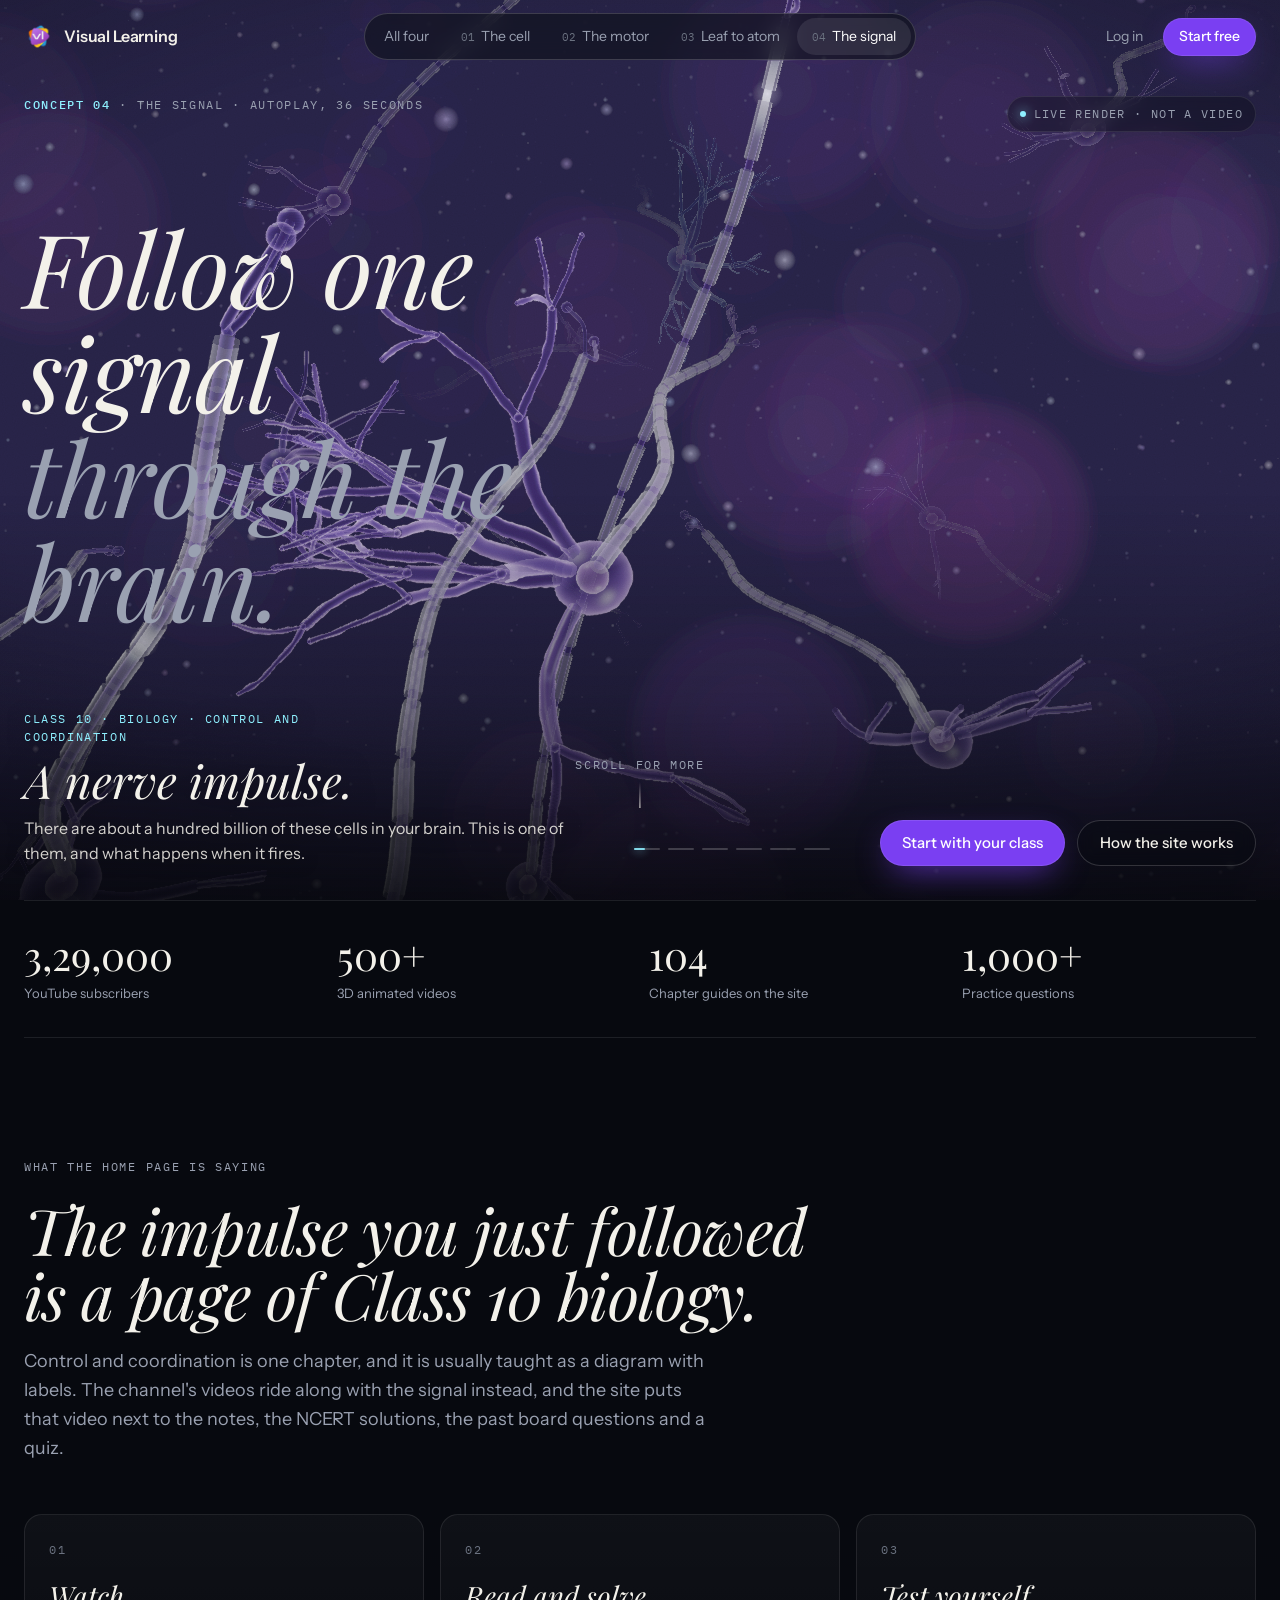
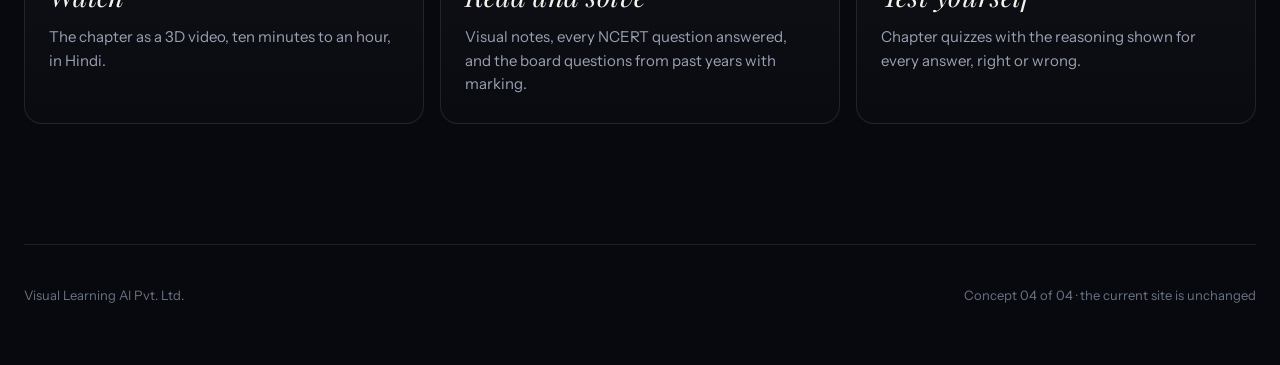
<file: hero-concepts/signal/index.html>
<!doctype html>
<html lang="en">
<head>
<meta charset="utf-8">
<meta name="viewport" content="width=device-width,initial-scale=1">
<title>Visual Learning — The signal</title>
<link rel="preconnect" href="https://fonts.googleapis.com">
<link rel="preconnect" href="https://fonts.gstatic.com" crossorigin>
<link rel="stylesheet" href="https://fonts.googleapis.com/css2?family=Playfair+Display:ital,wght@0,400;0,500;1,400;1,500&family=Instrument+Sans:ital,wght@0,400;0,500;0,600;1,400&family=IBM+Plex+Mono:wght@400;500&display=swap">
<link rel="stylesheet" href="../shared.css">
<style>:root{--accent:#8ff0ff}</style>
</head>
<body data-concept="4">

<nav class="nav" id="nav">
  <div class="wrap">
    <a class="brand" href="../"><img src="../logo.png" alt="" width="30"> Visual Learning</a>
    <div class="pill">
      <a href="../" data-c="0">All four</a>
      <a href="../cell/" data-c="1"><small>01</small>The cell</a>
      <a href="../motor/" data-c="2"><small>02</small>The motor</a>
      <a href="../scale/" data-c="3"><small>03</small>Leaf to atom</a>
      <a href="../signal/" data-c="4"><small>04</small>The signal</a>
    </div>
    <div class="nav-r">
      <a class="login" href="https://www.visuallearning.in/" target="_blank" rel="noopener">Log in</a>
      <a class="btn btn-primary btn-sm" href="https://www.visuallearning.in/auth/signup" target="_blank" rel="noopener">Start free</a>
    </div>
  </div>
</nav>

<section class="hero" id="top">
  <canvas class="gl" id="gl" aria-label="A nerve impulse travelling along a neuron and across a synapse, drawn live"></canvas>
  <div class="vignette"></div>
  <div class="grain"></div>
  <div class="ui">
    <div class="wrap ui-top">
      <p class="eyebrow"><b>Concept 04</b> · The signal · autoplay, 36 seconds</p>
      <div class="tag"><i></i> Live render · not a video</div>
    </div>
    <div class="wrap ui-mid"><h1 class="hero-h1 display" id="h1">Follow one signal<br><span class="thin">through the brain.</span></h1></div>
    <div class="wrap ui-bottom">
      <div class="beats" id="beats"></div>
      <div class="dots" id="dots"></div>
      <div class="ctas">
        <a class="btn btn-primary" href="https://www.visuallearning.in/auth/signup" target="_blank" rel="noopener">Start with your class</a>
        <a class="btn btn-ghost" href="#more">How the site works</a>
      </div>
    </div>
  </div>
  <div class="cue show" id="cue"><span>Scroll for more</span><i></i></div>
  <div class="nogl" id="nogl"><p>This page draws a neuron firing in 3D in your browser. Your browser has turned off WebGL, so the still version is on the main site.</p></div>
</section>

<div class="after" id="more">
  <div class="wrap">
    <div class="stats">
      <div class="stat"><div class="n">3,29,000</div><div class="l">YouTube subscribers</div></div>
      <div class="stat"><div class="n">500+</div><div class="l">3D animated videos</div></div>
      <div class="stat"><div class="n">104</div><div class="l">Chapter guides on the site</div></div>
      <div class="stat"><div class="n">1,000+</div><div class="l">Practice questions</div></div>
    </div>
  </div>
  <section class="sec">
    <div class="wrap">
      <div class="sec-head">
        <p class="eyebrow">What the home page is saying</p>
        <h2 class="display">The impulse you just followed is a page of Class 10 biology.</h2>
        <p class="lede">Control and coordination is one chapter, and it is usually taught as a diagram with labels. The channel's videos ride along with the signal instead, and the site puts that video next to the notes, the NCERT solutions, the past board questions and a quiz.</p>
      </div>
      <div class="cards">
        <div class="card"><div class="num">01</div><h3>Watch</h3><p>The chapter as a 3D video, ten minutes to an hour, in Hindi.</p></div>
        <div class="card"><div class="num">02</div><h3>Read and solve</h3><p>Visual notes, every NCERT question answered, and the board questions from past years with marking.</p></div>
        <div class="card"><div class="num">03</div><h3>Test yourself</h3><p>Chapter quizzes with the reasoning shown for every answer, right or wrong.</p></div>
      </div>
    </div>
  </section>
  <div class="wrap foot"><span>Visual Learning AI Pvt. Ltd.</span><span>Concept 04 of 04 · the current site is unchanged</span></div>
</div>

<script src="../lib/three.min.js"></script>
<script src="../lib/CopyShader.js"></script>
<script src="../lib/LuminosityHighPassShader.js"></script>
<script src="../lib/FXAAShader.js"></script>
<script src="../lib/GammaCorrectionShader.js"></script>
<script src="../lib/EffectComposer.js"></script>
<script src="../lib/RenderPass.js"></script>
<script src="../lib/ShaderPass.js"></script>
<script src="../lib/MaskPass.js"></script>
<script src="../lib/UnrealBloomPass.js"></script>
<script src="../shared.js"></script>
<script>
(() => {
  VL.nav();
  const canvas = document.getElementById('gl');
  const api = VL.setup(canvas, { bg: 0x05040f, fog: { color: 0x05040f, density: 0.02 }, bloom: { strength: 0.6, radius: 0.5, threshold: 0.8 }, near: 0.03, far: 260, exposure: 1.0, dpr: 1.5 });
  if (!api) { document.getElementById('nogl').classList.add('show'); return; }
  const { scene, camera } = api;
  const V3 = (x, y, z) => new THREE.Vector3(x, y, z);
  const rnd = VL.rng(3);
  const mats = [];
  const UP = V3(0, 1, 0);

  scene.add(new THREE.HemisphereLight(0x6a5cff, 0x08040f, 0.35));
  const key = new THREE.PointLight(0x9fb0ff, 0.8, 120); key.position.set(20, 30, 10); scene.add(key);
  const lamp = new THREE.PointLight(0x8ff0ff, 0.5, 14); scene.add(lamp);

  /* ---- environment: haze + dust ---- */
  const haze = VL.points(60, (i, c) => { c.setHSL(0.72 + rnd() * 0.08, 0.7, 0.35); return [(rnd() - 0.5) * 90, (rnd() - 0.5) * 50, -20 + rnd() * 100, 14 + rnd() * 18]; }, { size: 2.2, opacity: 0.10, drift: 0.8, scale: 220, maxSize: 260, nearFade: 1.0, tex: VL.spriteTex(64, 0.8) });
  scene.add(haze);
  const dust = VL.points(2600, (i, c) => { c.setHSL(0.6 + rnd() * 0.15, 0.6, 0.6 + rnd() * 0.3); return [(rnd() - 0.5) * 90, (rnd() - 0.5) * 50, -20 + rnd() * 100, 0.4 + rnd() * 1.4]; }, { size: 0.7, opacity: 0.35, drift: 0.5, scale: 240, maxSize: 26 });
  scene.add(dust);

  /* ---- neuron builder ---- */
  function branch(from, dir, len, depth, radius, out, lo) {
    const pts = [from.clone()]; const d = dir.clone();
    const n = lo ? 3 : 4;
    for (let i = 1; i <= n; i++) { d.add(V3((rnd() - 0.5) * 0.5, (rnd() - 0.5) * 0.5, (rnd() - 0.5) * 0.5)).normalize(); pts.push(pts[i - 1].clone().addScaledVector(d, len / n)); }
    const geo = VL.tube(pts, radius, lo ? 14 : 36, lo ? 5 : 7, false, 0.5);
    const tipR = radius * 0.55;
    out.push({ geo, curve: geo.curve, tip: pts[pts.length - 1], r: radius });
    if (depth > 0) { const k = lo ? 2 : 2 + (rnd() < 0.5 ? 1 : 0); for (let j = 0; j < k; j++) { const nd = d.clone().add(V3((rnd() - 0.5) * 1.6, (rnd() - 0.5) * 1.6, (rnd() - 0.5) * 1.6)).normalize(); branch(pts[pts.length - 1], nd, len * 0.7, depth - 1, tipR, out, lo); } }
  }
  function neuron(o) {
    const g = new THREE.Group(); g.position.copy(o.pos); scene.add(g);
    const lo = !!o.lo;
    const bodyMat = VL.glassMat({ color: o.color ?? 0x3a2480, rim: o.rim ?? 0xa07cff, alpha: lo ? 0.4 : 0.55, rimPow: 2.2, back: 0.5, wobble: lo ? 0 : 0.03, wobbleFreq: 2.0, shade: 0.9 }); mats.push(bodyMat);
    const somaR = o.somaR ?? 1.1;
    const soma = new THREE.Mesh(new THREE.SphereGeometry(somaR, lo ? 18 : 48, lo ? 12 : 32), bodyMat); soma.scale.set(1, 0.9, 1.1); g.add(soma);
    const nuc = new THREE.Mesh(new THREE.SphereGeometry(somaR * 0.42, 20, 14), VL.glassMat({ color: 0x5a2fa0, rim: 0xd9b8ff, alpha: 0.5, rimPow: 2.0, glow: 0.05 })); mats.push(nuc.material); g.add(nuc);
    const ax = o.axonDir.clone().normalize();
    // dendrites: away from the axon
    const dend = []; const roots = o.dendrites ?? (lo ? 4 : 6);
    for (let i = 0; i < roots; i++) { let dir; do { dir = V3(rnd() - 0.5, rnd() - 0.5, rnd() - 0.5).normalize(); } while (dir.dot(ax) > -0.1); branch(dir.clone().multiplyScalar(somaR * 0.9), dir, lo ? 3.5 : 4.5, lo ? 1 : 2, somaR * 0.2, dend, lo); }
    if (o.dendriteTo) { const local = o.dendriteTo.clone().sub(o.pos); const dir = local.clone().normalize(); const pts = [dir.clone().multiplyScalar(somaR * 0.9), dir.clone().multiplyScalar(local.length() * 0.45).add(V3(0.6, -0.5, 0.3)), local.clone().addScaledVector(dir, -0.35), local.clone()]; const geo = VL.tube(pts, somaR * 0.2, 40, 7, false, 0.5); dend.push({ geo, curve: geo.curve, tip: local, r: somaR * 0.2, main: true }); }
    dend.forEach(d => { g.add(new THREE.Mesh(d.geo, bodyMat)); if (!lo) { const cap = new THREE.Mesh(new THREE.SphereGeometry(d.r * (d.main ? 1 : 0.55), 12, 8), bodyMat); cap.position.copy(d.tip); g.add(cap); } });
    // axon
    const len = o.axonLen ?? 30; const pts = [ax.clone().multiplyScalar(somaR * 0.8)]; const side = V3().crossVectors(ax, UP).normalize(), up2 = V3().crossVectors(side, ax).normalize();
    const segs = 6; for (let i = 1; i <= segs; i++) { const t = i / segs; pts.push(ax.clone().multiplyScalar(somaR + t * len).addScaledVector(side, Math.sin(t * 7.1 + 1) * 1.1).addScaledVector(up2, Math.sin(t * 5.3) * 0.8)); }
    const axonGeo = VL.tube(pts, somaR * 0.15, lo ? 60 : 240, lo ? 6 : 10, false, 0.5);
    const axonMat = VL.glassMat({ color: o.color ?? 0x3a2480, rim: o.rim ?? 0xa07cff, alpha: 0.6, rimPow: 2.2, back: 0.5, headCol: 0xc8fbff, shade: 0.9 }); mats.push(axonMat); axonMat.u.uHeadW.value = 0.02;
    g.add(new THREE.Mesh(axonGeo, axonMat));
    const NSEG = 16;
    const myMat = VL.glassMat({ color: 0xb8b0e0, rim: 0xe6e0ff, alpha: 0.28, rimPow: 3.2, back: 0.3, seg: NSEG, shade: 0.7 }); mats.push(myMat);
    const myGeo = VL.tube(pts, somaR * 0.27, lo ? 60 : 240, lo ? 6 : 10, false, 0.5);
    g.add(new THREE.Mesh(myGeo, myMat));
    // terminals
    const end = axonGeo.curve.getPointAt(1); const endDir = axonGeo.curve.getTangentAt(1);
    const boutons = [];
    const nt = lo ? 2 : 4;
    for (let i = 0; i < nt; i++) { const dir = endDir.clone().add(V3((rnd() - 0.5) * 1.4, (rnd() - 0.5) * 1.4, (rnd() - 0.5) * 1.4)).normalize(); const tip = end.clone().addScaledVector(dir, 2.0 + rnd()); const geo = VL.tube([end, end.clone().addScaledVector(dir, 1.0).add(V3(rnd() - 0.5, rnd() - 0.5, 0)), tip], somaR * 0.1, 24, 6, false, 0.5); g.add(new THREE.Mesh(geo, bodyMat)); const b = new THREE.Mesh(new THREE.SphereGeometry(somaR * 0.26, 20, 14), bodyMat); b.position.copy(tip); g.add(b); boutons.push({ tip, mesh: b, curve: geo.curve }); }
    // synapse bouton exactly where asked
    let syn = null;
    if (o.synapseAt) { const tip = o.synapseAt.clone().sub(o.pos); const geo = VL.tube([end, end.clone().lerp(tip, 0.5).add(V3(0.4, 0.5, 0)), tip], somaR * 0.1, 30, 7, false, 0.5); g.add(new THREE.Mesh(geo, bodyMat)); const b = new THREE.Mesh(new THREE.SphereGeometry(somaR * 0.3, 32, 20), bodyMat); b.position.copy(tip); g.add(b); syn = { tip, mesh: b, curve: geo.curve }; }
    return { g, bodyMat, axonMat, myMat, axon: axonGeo.curve, dend, boutons, syn, somaR, nuc, pos: o.pos, NSEG };
  }

  /* ---- the hero neuron A, its partner B, and the crowd ---- */
  const A = neuron({ pos: V3(0, 0, 0), axonDir: V3(0.05, 0, 1), axonLen: 42, somaR: 1.15, synapseAt: V3(2.0, 0.6, 46.6) });
  const Sb = V3(2.0, 0.6, 46.6);                       // bouton centre (world)
  const Sd = V3(2.55, 0.85, 47.05);                    // receiving dendrite tip (world)
  const B = neuron({ pos: V3(6.5, 3.6, 51.5), axonDir: V3(0.35, 0.15, 1), axonLen: 30, somaR: 1.1, dendriteTo: Sd, color: 0x2a3d8a, rim: 0x7cc8ff });
  const crowd = [];
  for (let i = 0; i < 12; i++) {
    let p; do { p = V3((rnd() - 0.5) * 60, (rnd() - 0.5) * 34, -15 + rnd() * 80); } while (Math.hypot(p.x - 1, p.y) < 9 || p.distanceTo(B.pos) < 10);
    const n = neuron({ pos: p, axonDir: V3(rnd() - 0.5, rnd() - 0.5, rnd() - 0.2).normalize(), axonLen: 18 + rnd() * 16, somaR: 0.8 + rnd() * 0.5, lo: true, color: 0x2e1f6a, rim: 0x8c6cff });
    crowd.push({ n, ph: rnd(), sp: 0.08 + rnd() * 0.08, delay: p.distanceTo(B.pos) * 0.05 });
  }
  const spriteTex = VL.spriteTex(64, 0.18);
  function glowSprite(color, size) { const s = new THREE.Sprite(new THREE.SpriteMaterial({ map: spriteTex, color, transparent: true, opacity: 1, blending: THREE.AdditiveBlending, depthWrite: false })); s.scale.setScalar(size); scene.add(s); return s; }
  const pulse = glowSprite(0xa8f7ff, 0.8); const pulseLight = new THREE.PointLight(0x8ff0ff, 0, 12); scene.add(pulseLight);
  const pulseB = glowSprite(0xa8e0ff, 0.8); const pulseLightB = new THREE.PointLight(0x7cc8ff, 0, 12); scene.add(pulseLightB);
  const crowdPulses = crowd.map(() => glowSprite(0x9c8cff, 0.9));
  // node flashes on A's axon
  const nodes = []; for (let i = 0; i < A.NSEG; i++) { const u = (i + 0.92) / A.NSEG; const p = A.axon.getPointAt(u); const s = glowSprite(0xffffff, 0.6); s.position.copy(p); s.material.opacity = 0.08; nodes.push({ u, s }); }
  // dendrite input sprites
  const inputs = [0, 1, 2].map(i => ({ s: glowSprite(0xd9c8ff, 0.7), d: A.dend[i * 2 % A.dend.length], t0: 4.4 + i * 0.9 }));
  // vesicles + neurotransmitter + receptors
  const vesMat = VL.glassMat({ color: 0x8a5cff, rim: 0xffd9ff, alpha: 0.6, rimPow: 1.8, glow: 0.05 }); mats.push(vesMat);
  const vesicles = []; for (let i = 0; i < 14; i++) { const m = new THREE.Mesh(new THREE.SphereGeometry(0.055, 12, 8), vesMat); scene.add(m); vesicles.push({ m, o: V3((rnd() - 0.5) * 0.36, (rnd() - 0.5) * 0.36, (rnd() - 0.5) * 0.36), ph: rnd() * 6 }); }
  const NT = 360;
  const nt = VL.points(NT, (i, c) => { c.set(0xffd66b); return [0, 0, 0, 0.6 + rnd()]; }, { size: 0.16, opacity: 0, scale: 240, maxSize: 22, nearFade: 0.1 });
  scene.add(nt); const ntPos = nt.geometry.attributes.position; const ntSeed = Array.from({ length: NT }, () => [rnd(), rnd(), rnd(), rnd()]);
  const recMat = new THREE.MeshStandardMaterial({ color: 0xb08a4a, emissive: 0xff9a3c, emissiveIntensity: 0.12, roughness: 0.6 });
  const dirSD = V3().subVectors(Sb, Sd).normalize();
  { const g = new THREE.CylinderGeometry(0.014, 0.022, 0.08, 6); const inst = new THREE.InstancedMesh(g, recMat, 26); const M = new THREE.Matrix4(), q = new THREE.Quaternion(), one = V3(1, 1, 1); const r = B.somaR * 0.2 * 0.95; for (let i = 0; i < 26; i++) { let d; do { d = V3(rnd() - 0.5, rnd() - 0.5, rnd() - 0.5).normalize(); } while (d.dot(dirSD) < 0.45); q.setFromUnitVectors(UP, d); M.compose(Sd.clone().addScaledVector(d, r), q, one); inst.setMatrixAt(i, M); } scene.add(inst); }
  const synMid = Sb.clone().lerp(Sd, 0.5);
  const synSide = V3().crossVectors(dirSD, UP).normalize();

  /* ---- camera script ---- */
  const rot = (v, a) => v.clone().applyAxisAngle(UP, a);
  const sp1 = synMid.clone().addScaledVector(synSide, 2.3).addScaledVector(UP, 0.6);
  const sp2 = synMid.clone().addScaledVector(rot(synSide, 0.9), 2.0).addScaledVector(UP, 0.9);
  const arr = v => [v.x, v.y, v.z];
  const keys = [
    { t: 0, pos: [-9, 14, -30], look: [2, 0, 15], fov: 48 },
    { t: 4, pos: [-3, 8, -18], look: [0, 0, 8], fov: 48, ease: 'io' },
    { t: 4.001, pos: [3.4, 2.1, -4.2], look: [0, 0.3, -0.3], fov: 45, cut: true },
    { t: 8, pos: [2.6, 1.4, 0.9], look: [0.2, 0.1, 2.0], fov: 45, ease: 'io' },
    { t: 17, pos: arr(sp1), look: arr(synMid), fov: 34, cut: true },
    { t: 24, pos: arr(sp2), look: arr(synMid), fov: 34, ease: 'sine' },
    { t: 29.5, pos: [12, 17, 22], look: [3, 0, 26], fov: 50, ease: 'in' },
    { t: 36, pos: [-9, 14, -30], look: [2, 0, 15], fov: 48, ease: 'io' },
  ];
  const T = 36;
  const director = new VL.Director(keys);
  const beats = [
    { t: 0, kicker: 'Class 10 · Biology · Control and coordination', title: 'A nerve impulse.', body: 'There are about a hundred billion of these cells in your brain. This is one of them, and what happens when it fires.' },
    { t: 4, kicker: 'Dendrites and cell body', title: 'Signals arrive at the dendrites.', body: 'Each one nudges the cell body a little. When enough arrive together, the neuron fires.' },
    { t: 8, kicker: 'The axon', title: 'Down the axon.', body: 'The impulse is electrical, and the fatty sheath around the axon makes it jump from gap to gap, which is why it is fast.' },
    { t: 17, kicker: 'The synapse', title: 'At the end, a gap.', body: 'The impulse cannot cross it. Instead the nerve ending releases a chemical, which drifts across and starts a new impulse on the other side.' },
    { t: 24, kicker: 'The next neuron', title: 'And the next neuron fires.', body: 'Sensory nerve to spinal cord to muscle: pulling your hand off a hot pan takes a chain of these, and it is over before you know it.' },
    { t: 29.5, kicker: 'Visual Learning', title: 'Learning you can actually see.', body: 'Every chapter of Class 9 to 12 science, in 3D and in Hindi. That is what this site is.' },
  ];
  const caps = VL.captions(document.getElementById('beats'), beats);
  let t = 0;
  const dotsUI = VL.dots(document.getElementById('dots'), beats, T, v => { t = v; });
  const h1 = document.getElementById('h1');
  const cam = { pos: new THREE.Vector3(), look: new THREE.Vector3(), fov: 50 };
  const chasePos = new THREE.Vector3(), chaseLook = new THREE.Vector3(), tmp = new THREE.Vector3(), tmp2 = new THREE.Vector3(), tmp3 = new THREE.Vector3();
  let chaseInit = false;

  const ticker = VL.loop((dt, now) => {
    const prevT = t; t = (t + dt) % T; if (t < prevT) chaseInit = false;
    /* --- camera --- */
    let uA = -1;
    if (t >= 8 && t < 17) {
      uA = VL.ease.ioq((t - 8) / 9);
      A.axon.getPointAt(Math.max(0, uA - 0.03), tmp); const tan = A.axon.getTangentAt(Math.max(0.001, uA - 0.03));
      tmp2.crossVectors(tan, UP).normalize(); tmp3.crossVectors(tmp2, tan).normalize();
      tmp.addScaledVector(tmp2, 2.3 + Math.sin(t * 0.7) * 0.5).addScaledVector(tmp3, 1.3);
      A.axon.getPointAt(Math.min(1, uA + 0.06), tmp2);
      if (!chaseInit) { chasePos.copy(tmp); chaseLook.copy(tmp2); chaseInit = true; }
      const k = 1 - Math.exp(-dt * 7);
      chasePos.lerp(tmp, k); chaseLook.lerp(tmp2, k);
      cam.pos.copy(chasePos); cam.look.copy(chaseLook); cam.fov = 50;
    } else { director.at(t, cam); }
    camera.position.copy(cam.pos); camera.lookAt(cam.look); camera.fov = cam.fov; camera.updateProjectionMatrix();
    VL.mouseStep(dt); const amp = 0.02 * cam.pos.distanceTo(cam.look); camera.translateX(VL.mouse.x * amp); camera.translateY(VL.mouse.y * amp * 0.6);
    lamp.position.copy(camera.position);

    /* --- dendrite inputs and the soma charging (4–8) --- */
    let charge = 0;
    inputs.forEach(inp => { const u = (t - inp.t0) / 1.1; const on = u >= 0 && u <= 1; inp.s.visible = on; if (on) { inp.d.curve.getPointAt(1 - VL.ease.inq(u), tmp); A.g.localToWorld(tmp); inp.s.position.copy(tmp); } if (t > inp.t0 + 1.1) charge += 1 / 3; });
    A.bodyMat.u.uGlow.value = t >= 4 && t < 10 ? 0.22 * charge * (1 - VL.smooth(8.2, 10, t)) : 0;
    A.nuc.material.u.uGlow.value = 0.05 + A.bodyMat.u.uGlow.value;

    /* --- the impulse along A (8–17) then to the bouton (17–17.6) --- */
    const pulseOn = t >= 8 && t < 17.6;
    pulse.visible = pulseOn;
    if (pulseOn) {
      if (t < 17) { A.axon.getPointAt(uA, tmp); A.axonMat.u.uHead.value = uA; } else { A.syn.curve.getPointAt(VL.range(t, 17, 17.6), tmp); A.axonMat.u.uHead.value = 1; }
      A.g.localToWorld(tmp); pulse.position.copy(tmp); pulseLight.position.copy(tmp);
      let nearNode = 0; nodes.forEach(n => { const d = Math.abs(uA - n.u); const f = Math.exp(-(d * d) / 0.00025); nearNode = Math.max(nearNode, f); n.s.material.opacity = 0.06 + f * 0.9; n.s.scale.setScalar(0.9 + f * 1.4); });
      pulse.material.opacity = 0.3 + 0.7 * nearNode; pulse.scale.setScalar(0.6 + nearNode * 0.9); pulseLight.intensity = 0.8 + nearNode * 2.0;
    } else { A.axonMat.u.uHead.value = t < 8 ? -1 : 1; pulseLight.intensity = 0; nodes.forEach(n => { n.s.material.opacity = 0.06; n.s.scale.setScalar(0.6); }); }
    if (t < 8) A.axonMat.u.uHead.value = -1;
    if (t >= 24) A.axonMat.u.uHead.value = -1;

    /* --- synapse (17.6–24) --- */
    const vesU = VL.smooth(17.6, 19.2, t);
    const face = Sb.clone().addScaledVector(dirSD, -0.28);
    vesicles.forEach((v, i) => { tmp.copy(Sb).add(v.o); tmp2.copy(face).add(V3(Math.sin(v.ph + i) * 0.12, Math.cos(v.ph * 2 + i) * 0.12, 0)); v.m.position.lerpVectors(tmp, tmp2, vesU); v.m.position.y += Math.sin(now * 2 + v.ph) * 0.01; v.m.visible = t < 24 || t >= 34; });
    const relU = VL.range(t, 19.2, 21.8);
    nt.u.uOpacity.value = relU > 0 && relU < 1 ? 0.95 * (1 - VL.smooth(0.85, 1, relU)) : 0;
    if (nt.u.uOpacity.value > 0) {
      for (let i = 0; i < NT; i++) { const s = ntSeed[i]; const lag = s[0] * 0.5; const u = VL.clamp((relU - lag) / (1 - lag), 0, 1); tmp.copy(face).lerp(Sd.clone().addScaledVector(dirSD, 0.2), u); tmp.x += (s[1] - 0.5) * 0.5 * Math.sin(u * Math.PI + 0.3); tmp.y += (s[2] - 0.5) * 0.5 * Math.sin(u * Math.PI + 0.3); tmp.z += (s[3] - 0.5) * 0.5 * Math.sin(u * Math.PI + 0.3); ntPos.setXYZ(i, tmp.x, tmp.y, tmp.z); }
      ntPos.needsUpdate = true;
    }
    recMat.emissiveIntensity = 0.2 + 2.2 * VL.smooth(20.8, 22.2, t) * (1 - VL.smooth(24, 26, t));
    B.bodyMat.u.uGlow.value = 0.28 * VL.smooth(21.8, 23.8, t) * (1 - VL.smooth(24.5, 27, t));
    /* --- B fires (24–29.5) --- */
    const uB = t >= 24 && t < 29.5 ? VL.ease.ioq((t - 24) / 5.5) : -1;
    pulseB.visible = uB >= 0; B.axonMat.u.uHead.value = uB;
    if (uB >= 0) { B.axon.getPointAt(uB, tmp); B.g.localToWorld(tmp); pulseB.position.copy(tmp); pulseLightB.position.copy(tmp); pulseLightB.intensity = 2.0; } else pulseLightB.intensity = 0;
    /* --- the crowd: idle pulses, and a wave after B fires --- */
    crowd.forEach((c, i) => { const u = (now * c.sp + c.ph) % 1; c.n.axon.getPointAt(u, tmp); c.n.g.localToWorld(tmp); crowdPulses[i].position.copy(tmp); crowdPulses[i].material.opacity = 0.35; c.n.axonMat.u.uHead.value = u; const w = t - 24.5 - c.delay; c.n.bodyMat.u.uGlow.value = w > 0 && w < 1.2 ? 0.35 * Math.sin(w / 1.2 * Math.PI) : 0; });

    mats.forEach(m => m.u.uTime.value = now); haze.u.uTime.value = dust.u.uTime.value = now;
    scene.fog.density = t >= 17 && t < 24 ? 0.05 : 0.02;
    caps.update(t); dotsUI.update(t);
    h1.classList.toggle('show', t < 4 || t >= 29.5);
    api.render();
  }, api);

  window.__vl = { seek: v => { t = v; chaseInit = false; ticker.tick(0); }, tick: dt => ticker.tick(dt), get t() { return t; }, api };
})();
</script>
</body>
</html>
</file>
<file: hero-concepts/shared.css>
:root{
  --ink:#07090f;--ink2:#0d1119;--ink3:#121826;
  --line:rgba(255,255,255,.09);--line2:rgba(255,255,255,.17);
  --paper:#f3f1ea;--mute:#9aa1b1;--dim:#6b7280;
  --violet:#7a3ff2;--violet2:#9b6cff;--violet-deep:#4c1fd6;
  --cyan:#5fe0ff;--ember:#ff9a3c;--slate:#3b4352;
  --serif:'Playfair Display',Georgia,'Times New Roman',serif;
  --sans:'Instrument Sans','Helvetica Neue',Arial,sans-serif;
  --mono:'IBM Plex Mono',ui-monospace,SFMono-Regular,Menlo,monospace;
  --w:1240px;
  --accent:var(--cyan);
}
*,*::before,*::after{box-sizing:border-box}
html{color-scheme:dark;scroll-behavior:auto}
body{margin:0;background:var(--ink);color:var(--paper);font-family:var(--sans);font-size:16px;line-height:1.55;-webkit-font-smoothing:antialiased;overflow-x:hidden}
img{max-width:100%;display:block}
a{color:inherit;text-decoration:none}
button{font:inherit;color:inherit;background:none;border:0;cursor:pointer;padding:0}
:focus-visible{outline:2px solid var(--cyan);outline-offset:3px}
::selection{background:rgba(122,63,242,.5)}
.wrap{width:min(var(--w),calc(100% - 48px));margin-inline:auto}
.eyebrow{margin:0;font-family:var(--mono);font-size:12px;letter-spacing:.14em;text-transform:uppercase;color:var(--mute)}
.eyebrow b{color:var(--accent);font-weight:500}
h1,h2,h3,h4{margin:0;font-weight:400;text-wrap:balance}
.display{font-family:var(--serif);font-style:italic;font-weight:400;line-height:1.02;letter-spacing:-.01em}
.btn{display:inline-flex;align-items:center;gap:10px;height:46px;padding:0 22px;border-radius:999px;font-weight:500;font-size:15px;transition:transform .25s,background .25s,border-color .25s,box-shadow .25s;white-space:nowrap;pointer-events:auto}
.btn-primary{background:var(--violet);color:#fff;box-shadow:inset 0 0 0 1px rgba(255,255,255,.1),0 12px 34px -12px rgba(122,63,242,.9)}
.btn-primary:hover{background:var(--violet2);transform:translateY(-1px)}
.btn-ghost{border:1px solid var(--line2);color:var(--paper);background:rgba(7,9,15,.35);backdrop-filter:blur(8px);-webkit-backdrop-filter:blur(8px)}
.btn-ghost:hover{border-color:rgba(255,255,255,.4)}
.btn-sm{height:38px;padding:0 16px;font-size:14px}

/* nav */
.nav{position:fixed;inset:0 0 auto 0;z-index:50;height:74px;display:flex;align-items:center;border-bottom:1px solid transparent;transition:background .35s,border-color .35s}
.nav.scrolled{background:rgba(7,9,15,.74);backdrop-filter:blur(16px);-webkit-backdrop-filter:blur(16px);border-bottom-color:var(--line)}
.nav .wrap{display:grid;grid-template-columns:1fr auto 1fr;align-items:center}
.brand{display:flex;align-items:center;gap:10px;font-weight:600;letter-spacing:-.01em;font-size:16px}
.brand img{width:30px;height:auto}
.pill{display:flex;gap:2px;padding:4px;border:1px solid var(--line2);border-radius:999px;background:rgba(13,17,25,.62);backdrop-filter:blur(10px);-webkit-backdrop-filter:blur(10px)}
.pill a{padding:8px 15px;border-radius:999px;font-size:14px;color:var(--mute);transition:color .2s,background .2s}
.pill a:hover,.pill a.on{color:var(--paper);background:rgba(255,255,255,.09)}
.pill a.on{color:#fff}
.pill a small{font-family:var(--mono);font-size:11px;color:var(--dim);margin-right:6px}
.nav-r{display:flex;justify-content:flex-end;align-items:center;gap:20px}
.nav-r .login{font-size:14px;color:var(--mute)}
.nav-r .login:hover{color:var(--paper)}
@media(max-width:900px){.pill{display:none}.nav .wrap{grid-template-columns:auto 1fr}.nav-r .login{display:none}}

/* hero shell */
.pin{position:relative}
.hero{position:relative;height:100vh;min-height:620px;overflow:hidden;background:var(--ink)}
.pin>.hero{position:sticky;top:0}
.hero canvas.gl{position:absolute;inset:0;width:100%;height:100%;display:block}
.vignette{position:absolute;inset:0;pointer-events:none;background:
  radial-gradient(120% 90% at 50% 45%,transparent 45%,rgba(3,4,8,.55) 100%),
  linear-gradient(to top,rgba(5,6,10,.85) 0,rgba(5,6,10,.3) 22%,transparent 45%)}
.grain{position:absolute;inset:0;pointer-events:none;opacity:.35;mix-blend-mode:overlay;background-image:url("data:image/svg+xml;utf8,<svg xmlns='http://www.w3.org/2000/svg' width='160' height='160'><filter id='n'><feTurbulence type='fractalNoise' baseFrequency='.9' numOctaves='2' stitchTiles='stitch'/><feColorMatrix values='0 0 0 0 1 0 0 0 0 1 0 0 0 0 1 0 0 0 .5 0'/></filter><rect width='160' height='160' filter='url(%23n)' opacity='.5'/></svg>")}
.ui{position:absolute;inset:0;pointer-events:none;display:grid;grid-template-rows:auto 1fr auto;padding:96px 0 34px}
.ui .wrap{pointer-events:none}
.ui-top{display:flex;justify-content:space-between;align-items:flex-start;gap:20px}
.tag{display:inline-flex;align-items:center;gap:8px;font-family:var(--mono);font-size:11.5px;letter-spacing:.12em;text-transform:uppercase;color:var(--mute);padding:8px 12px;border:1px solid var(--line);border-radius:999px;background:rgba(7,9,15,.35);backdrop-filter:blur(8px);-webkit-backdrop-filter:blur(8px)}
.tag i{width:6px;height:6px;border-radius:50%;background:var(--accent);box-shadow:0 0 12px var(--accent);animation:pulse 1.6s infinite}
@keyframes pulse{0%,100%{opacity:1}50%{opacity:.35}}
.ui-mid{display:flex;align-items:center}
.hero-h1{font-size:clamp(46px,8vw,124px);max-width:11ch;opacity:0;transform:translateY(22px);filter:blur(10px);transition:opacity 1s cubic-bezier(.2,.7,.2,1),transform 1s cubic-bezier(.2,.7,.2,1),filter 1s}
.hero-h1.show{opacity:1;transform:none;filter:none}
.hero-h1 .thin{color:var(--mute)}
.ui-bottom{display:grid;grid-template-columns:minmax(0,560px) 1fr auto;align-items:end;gap:24px}
.beats{position:relative;min-height:150px}
.beat{position:absolute;left:0;bottom:0;max-width:560px;opacity:0;transform:translateY(14px);filter:blur(6px);transition:opacity .7s cubic-bezier(.2,.7,.2,1),transform .7s cubic-bezier(.2,.7,.2,1),filter .7s;pointer-events:none}
.beat.on{opacity:1;transform:none;filter:none}
.beat .kicker{font-family:var(--mono);font-size:11.5px;letter-spacing:.14em;text-transform:uppercase;color:var(--accent);margin:0 0 10px}
.beat h2{font-family:var(--serif);font-style:italic;font-size:clamp(30px,3.6vw,50px);line-height:1.05;margin:0 0 12px;text-shadow:0 2px 30px rgba(0,0,0,.6)}
.beat p{margin:0;font-size:16px;line-height:1.55;color:rgba(243,241,234,.86);max-width:52ch;text-shadow:0 1px 18px rgba(0,0,0,.7)}
.dots{display:flex;gap:8px;align-items:center;justify-content:center;pointer-events:auto;padding-bottom:6px}
.dots button{width:26px;height:22px;position:relative;opacity:.9}
.dots button::before{content:"";position:absolute;left:0;right:0;top:10px;height:2px;background:rgba(255,255,255,.22);border-radius:2px}
.dots button::after{content:"";position:absolute;left:0;top:10px;height:2px;width:0;background:var(--accent);border-radius:2px;box-shadow:0 0 10px var(--accent)}
.dots button.done::after{width:100%}
.dots button.on::after{width:var(--p,0%);transition:none}
.ctas{display:flex;gap:12px;align-items:center;justify-content:flex-end;pointer-events:auto}
.cue{position:absolute;left:50%;bottom:92px;transform:translateX(-50%);font-family:var(--mono);font-size:11.5px;letter-spacing:.14em;text-transform:uppercase;color:var(--mute);display:flex;flex-direction:column;align-items:center;gap:8px;opacity:0;transition:opacity .8s;pointer-events:none}
.cue.show{opacity:1}
.cue i{display:block;width:1px;height:26px;background:linear-gradient(to bottom,transparent,var(--paper));animation:cue 1.6s infinite}
@keyframes cue{0%{transform:scaleY(0);transform-origin:top}50%{transform:scaleY(1);transform-origin:top}51%{transform-origin:bottom}100%{transform:scaleY(0);transform-origin:bottom}}
.readout{font-family:var(--mono);font-size:12px;letter-spacing:.08em;color:var(--mute);text-align:right;line-height:1.6}
.readout b{display:block;font-size:26px;letter-spacing:0;color:var(--paper);font-weight:500;font-variant-numeric:tabular-nums}
.readout small{display:block;font-size:11px;letter-spacing:.14em;text-transform:uppercase}
.nogl{position:absolute;inset:0;display:none;place-items:center;text-align:center;padding:40px;color:var(--mute)}
.nogl.show{display:grid}
@media(max-width:900px){
  .ui{padding:90px 0 24px}
  .ui-bottom{grid-template-columns:1fr;gap:16px}
  .ctas{justify-content:flex-start}
  .dots{justify-content:flex-start}
  .beat h2{font-size:28px}
  .beat p{font-size:14.5px}
  .cue{display:none}
  .readout{display:none}
}

/* after the hero */
.after{position:relative;z-index:2;background:var(--ink)}
.stats{display:grid;grid-template-columns:repeat(4,1fr);gap:18px;border-top:1px solid var(--line);border-bottom:1px solid var(--line);padding:34px 0}
.stat .n{font-family:var(--serif);font-size:40px;line-height:1;font-variant-numeric:tabular-nums}
.stat .l{margin-top:8px;font-size:13px;color:var(--mute)}
.sec{padding:120px 0}
.sec-head{display:grid;gap:20px;max-width:840px}
h2.display{font-size:clamp(38px,5vw,66px)}
.lede{margin:0;font-size:18px;color:var(--mute);max-width:58ch;line-height:1.6}
.cards{display:grid;grid-template-columns:repeat(3,1fr);gap:16px;margin-top:52px}
.card{border:1px solid var(--line);border-radius:18px;padding:26px 24px 28px;background:linear-gradient(180deg,rgba(255,255,255,.035),rgba(255,255,255,.01))}
.card .num{font-family:var(--mono);font-size:12px;color:var(--dim);letter-spacing:.14em}
.card h3{font-family:var(--serif);font-style:italic;font-size:28px;margin:14px 0 8px}
.card p{margin:0;color:var(--mute);font-size:15px}
.foot{padding:40px 0 60px;border-top:1px solid var(--line);color:var(--dim);font-size:13px;display:flex;justify-content:space-between;gap:20px;flex-wrap:wrap}
@media(max-width:900px){.stats{grid-template-columns:repeat(2,1fr)}.cards{grid-template-columns:1fr}.sec{padding:80px 0}}

/* 3D labels (motor) */
.labels{position:absolute;inset:0;pointer-events:none;overflow:hidden}
.labels svg{position:absolute;inset:0;width:100%;height:100%}
.labels svg line{stroke:rgba(255,255,255,.55);stroke-width:1}
.labels svg circle{fill:var(--accent)}
.lbl{position:absolute;transform:translate(-50%,-50%);font-family:var(--mono);font-size:12px;letter-spacing:.06em;color:var(--paper);background:rgba(7,9,15,.6);border:1px solid var(--line2);padding:6px 10px;border-radius:8px;white-space:nowrap;opacity:0;transition:opacity .5s;backdrop-filter:blur(6px);-webkit-backdrop-filter:blur(6px)}
.lbl small{display:block;color:var(--mute);font-size:10.5px;letter-spacing:.1em;text-transform:uppercase}
.lbl.show{opacity:1}
</file>
